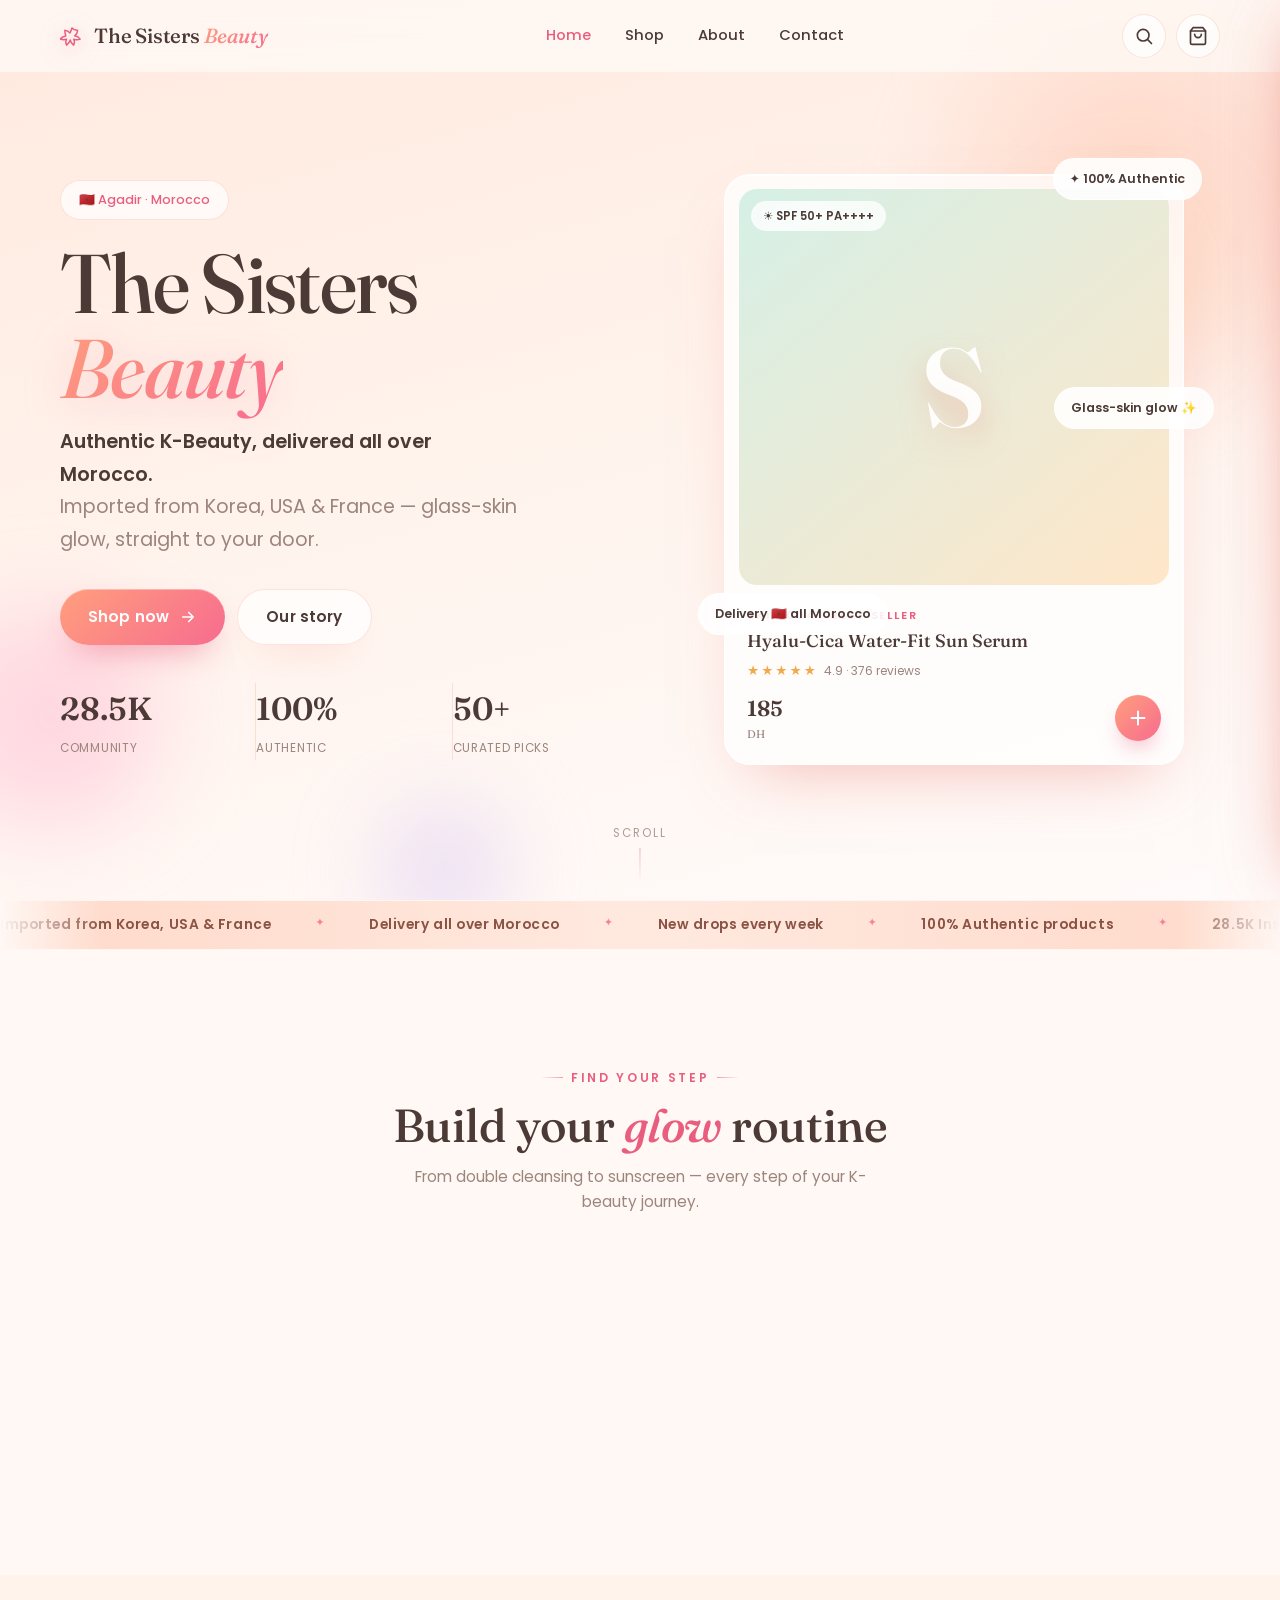
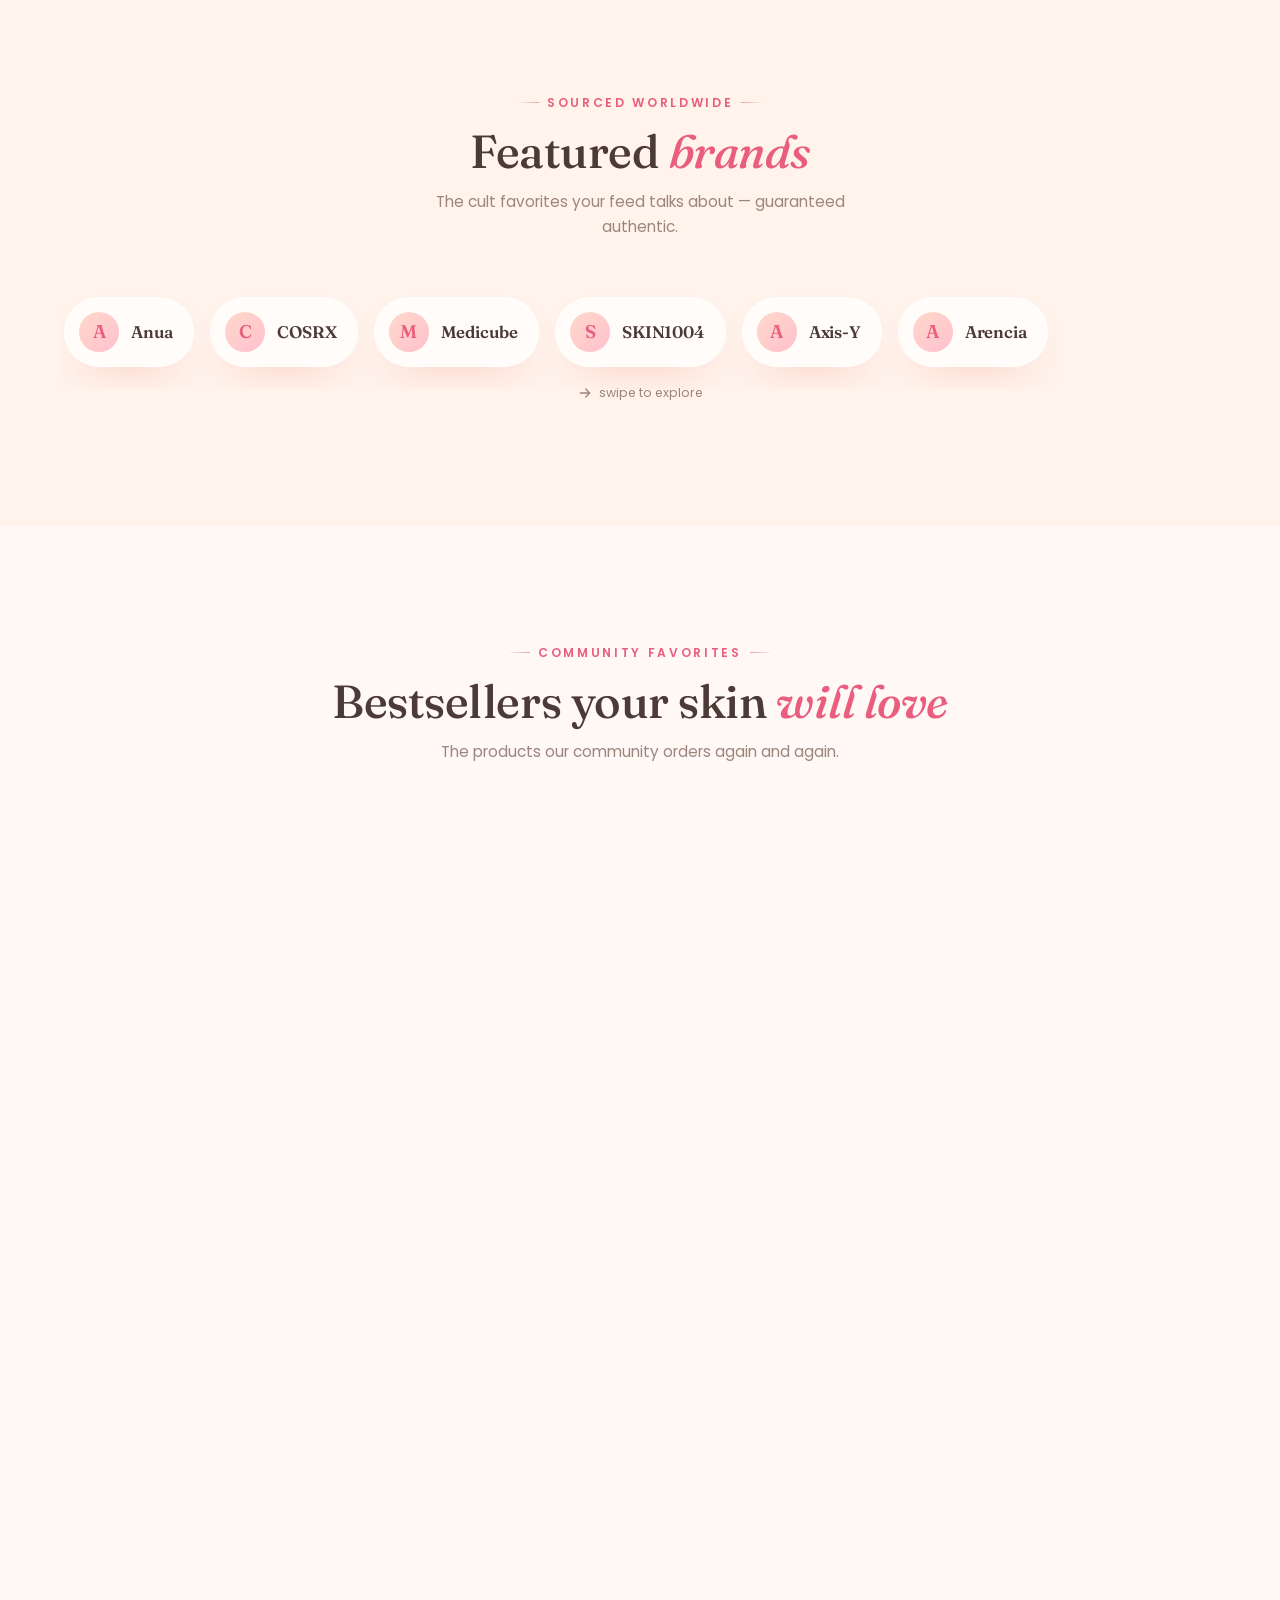
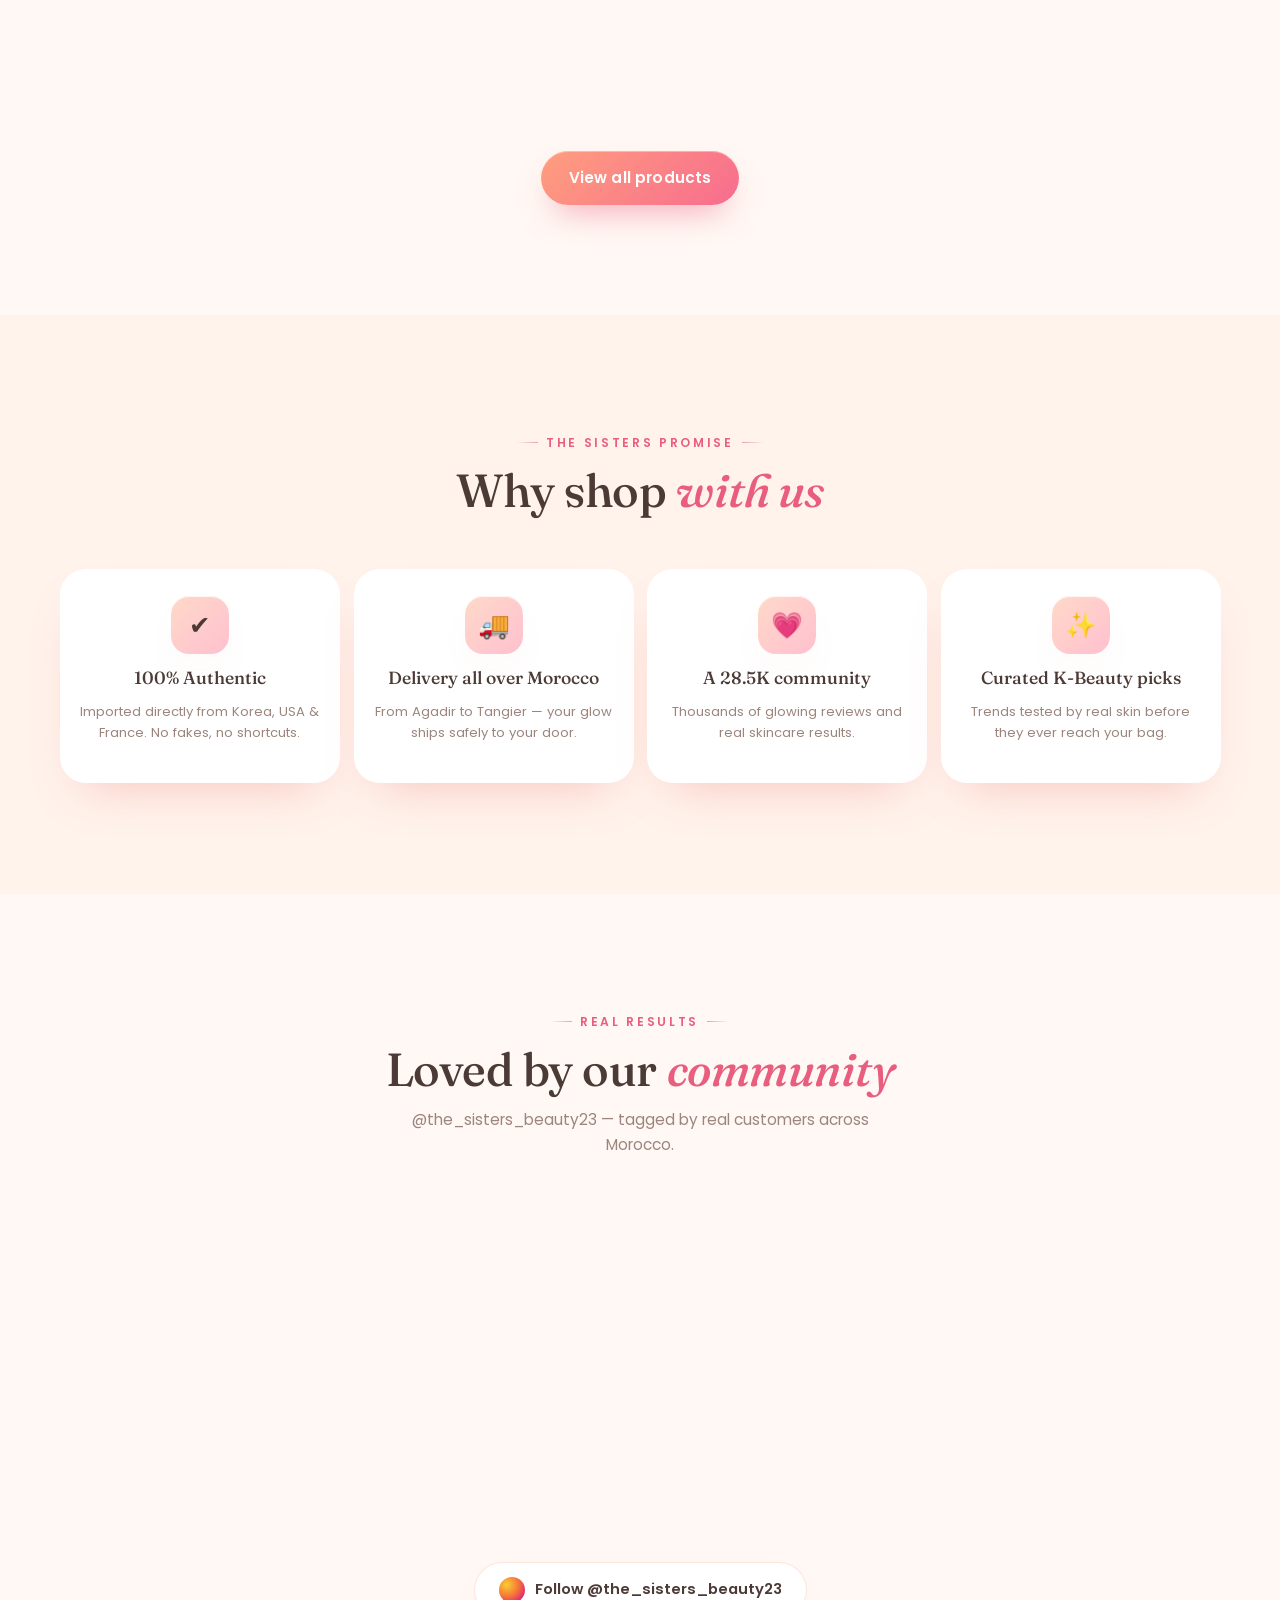
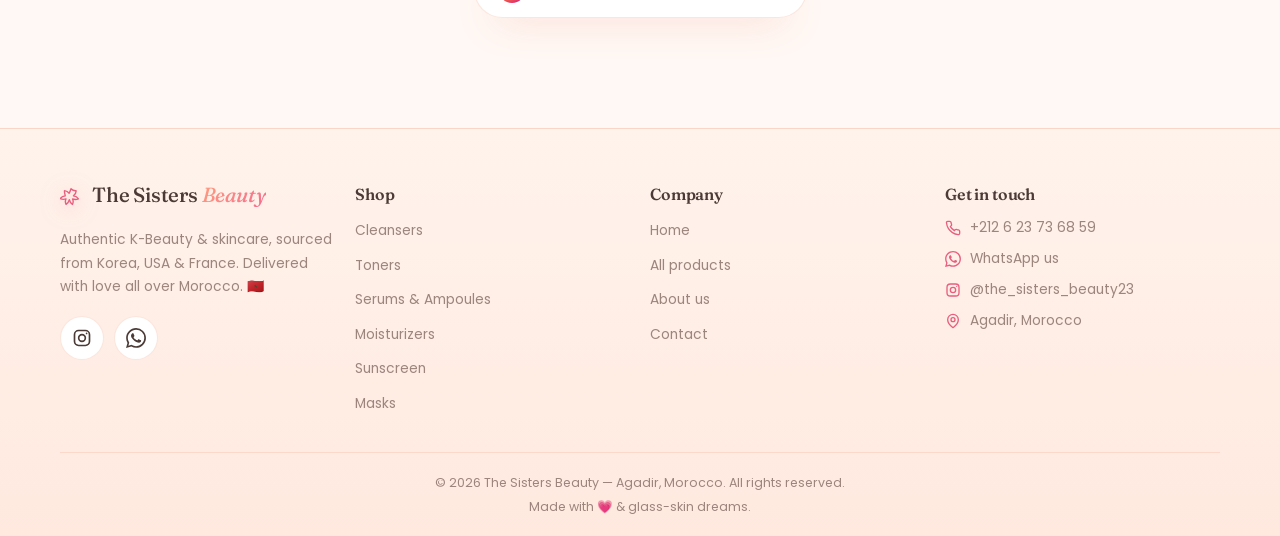
<file: index.html>
<!DOCTYPE html>
<html lang="en">
<head>
  <meta charset="UTF-8">
  <meta name="viewport" content="width=device-width, initial-scale=1.0, viewport-fit=cover">
  <meta name="description" content="The Sisters Beauty — Authentic K-Beauty & skincare, imported from Korea, USA & France. Delivered all over Morocco. Agadir, Morocco.">
  <title>The Sisters Beauty — Authentic K-Beauty, Delivered in Morocco</title>
  <link rel="icon" href="data:image/svg+xml,%3Csvg xmlns='http://www.w3.org/2000/svg' viewBox='0 0 24 24'%3E%3Ctext y='20' font-size='20'%3E%F0%9F%8C%B8%3C/text%3E%3C/svg%3E">
  <link rel="preconnect" href="https://fonts.googleapis.com">
  <link rel="preconnect" href="https://fonts.gstatic.com" crossorigin>
  <link href="https://fonts.googleapis.com/css2?family=Fraunces:ital,opsz,wght@0,9..144,400;0,9..144,500;0,9..144,600;1,9..144,400;1,9..144,500&family=Poppins:wght@300;400;500;600;700&display=swap" rel="stylesheet">
  <link rel="stylesheet" href="style.css">
</head>
<body>

  <!-- ======================= HEADER ======================= -->
  <header class="site-header" id="siteHeader">
    <div class="container nav-wrap">
      <a href="index.html" class="logo" aria-label="The Sisters Beauty — home">
        <span class="logo-icon" aria-hidden="true">
          <svg viewBox="0 0 24 24" width="24" height="24" fill="none" stroke="currentColor" stroke-width="1.5" stroke-linecap="round" stroke-linejoin="round">
            <path d="M12 4c1.6 1.7 3.6 2.4 5.5 2.2.2 2.2-.9 4.2-2.8 5.6 2.3.3 4.2 1.4 5.4 3.3-2.1.9-4.2.9-6.4.1.9 1.9.9 4-.1 6-1.8-1.3-3-3.1-3.4-5.3-.5 2.1-1.8 3.9-3.6 5.2-1-1.9-1-4-.1-5.9-2.1.7-4.1.6-6.3-.3 1.4-1.7 3.3-2.7 5.5-3C5.7 10.5 4.6 8.5 4.9 6.2 6.8 6.4 8.6 7.2 10 9 10.9 7.3 11.5 5.5 12 4Z"/>
          </svg>
        </span>
        <span class="logo-text">The Sisters <em>Beauty</em></span>
      </a>

      <nav class="site-nav" aria-label="Primary">
        <a href="index.html" class="nav-link active">Home</a>
        <a href="shop.html" class="nav-link">Shop</a>
        <a href="about.html" class="nav-link">About</a>
        <a href="contact.html" class="nav-link">Contact</a>
      </nav>

      <div class="nav-actions">
        <a href="shop.html" class="icon-btn" aria-label="Search the shop">
          <svg viewBox="0 0 24 24" width="20" height="20" fill="none" stroke="currentColor" stroke-width="2" stroke-linecap="round"><circle cx="11" cy="11" r="7"/><path d="m21 21-4.3-4.3"/></svg>
        </a>
        <button class="icon-btn cart-btn" id="cartBtn" aria-label="Open your bag">
          <svg viewBox="0 0 24 24" width="20" height="20" fill="none" stroke="currentColor" stroke-width="2" stroke-linecap="round" stroke-linejoin="round"><path d="M6 2 3 6v14a2 2 0 0 0 2 2h14a2 2 0 0 0 2-2V6l-3-4Z"/><path d="M3 6h18"/><path d="M16 10a4 4 0 0 1-8 0"/></svg>
          <span class="cart-badge hidden" id="cartBadge">0</span>
        </button>
        <button class="icon-btn menu-btn" id="menuBtn" aria-label="Open menu" aria-expanded="false">
          <span></span><span></span><span></span>
        </button>
      </div>
    </div>
  </header>

  <!-- mobile menu -->
  <div class="menu-overlay" id="menuOverlay"></div>
  <nav class="mobile-menu" id="mobileMenu" aria-label="Mobile">
    <a href="index.html" class="mm-link active">Home</a>
    <a href="shop.html" class="mm-link">Shop</a>
    <a href="about.html" class="mm-link">About us</a>
    <a href="contact.html" class="mm-link">Contact</a>
    <div class="mm-foot">
      <a href="shop.html" class="btn btn-primary">Start shopping</a>
      <div class="mm-socials">
        <a class="icon-btn" href="https://instagram.com/the_sisters_beauty23" target="_blank" rel="noopener" aria-label="Instagram">
          <svg viewBox="0 0 24 24" width="20" height="20" fill="none" stroke="currentColor" stroke-width="2" stroke-linecap="round"><rect x="3" y="3" width="18" height="18" rx="5"/><circle cx="12" cy="12" r="4"/><circle cx="17.5" cy="6.5" r="1" fill="currentColor" stroke="none"/></svg>
        </a>
        <a class="icon-btn" href="https://wa.me/212623736859" target="_blank" rel="noopener" aria-label="WhatsApp">
          <svg viewBox="0 0 24 24" width="20" height="20" fill="currentColor"><path d="M17.5 14.4c-.3-.15-1.76-.87-2.03-.97-.27-.1-.47-.15-.67.15-.2.3-.77.96-.94 1.16-.17.2-.35.22-.64.07-.3-.15-1.26-.46-2.4-1.48-.88-.79-1.48-1.76-1.65-2.06-.17-.3-.02-.46.13-.61.13-.13.3-.35.45-.52.15-.17.2-.3.3-.5.1-.2.05-.37-.02-.52-.08-.15-.67-1.62-.92-2.22-.24-.58-.49-.5-.67-.51h-.57c-.2 0-.52.07-.8.37-.27.3-1.04 1.02-1.04 2.5 0 1.47 1.07 2.9 1.22 3.1.15.2 2.11 3.22 5.1 4.51.71.31 1.27.49 1.7.63.72.23 1.37.2 1.88.12.57-.09 1.76-.72 2-1.42.25-.7.25-1.29.18-1.42-.08-.12-.28-.2-.58-.35ZM12.05 21.8h-.01a9.87 9.87 0 0 1-5.03-1.38l-.36-.21-3.74.98 1-3.65-.24-.37a9.86 9.86 0 0 1-1.51-5.26c0-5.45 4.44-9.88 9.9-9.88a9.83 9.83 0 0 1 6.99 2.9 9.83 9.83 0 0 1 2.9 7 9.9 9.9 0 0 1-9.9 9.87Zm8.4-18.3A11.8 11.8 0 0 0 12.04 0C5.5 0 .16 5.34.16 11.9c0 2.1.55 4.14 1.6 5.95L.05 24l6.33-1.66a11.9 11.9 0 0 0 5.67 1.44h.01c6.55 0 11.89-5.34 11.89-11.9 0-3.18-1.24-6.16-3.5-8.4Z"/></svg>
        </a>
      </div>
      <p class="mm-note">28.5K happy community 🌸</p>
    </div>
  </nav>

  <main>

    <!-- ======================= HERO ======================= -->
    <section class="hero">
      <div class="hero-glow" aria-hidden="true"></div>
      <div class="hero-blob blob-1" aria-hidden="true"></div>
      <div class="hero-blob blob-2" aria-hidden="true"></div>
      <div class="hero-blob blob-3" aria-hidden="true"></div>

      <div class="container hero-inner">
        <div class="hero-copy">
          <span class="hero-badge reveal" style="transition-delay:.05s">🇲🇦 Agadir · Morocco</span>
          <h1 class="hero-title reveal" style="transition-delay:.12s">The Sisters <em>Beauty</em></h1>
          <p class="hero-tag reveal" style="transition-delay:.2s">
            <strong>Authentic K-Beauty, delivered all over Morocco.</strong><br>
            Imported from Korea, USA &amp; France — glass-skin glow, straight to your door.
          </p>
          <div class="hero-cta reveal" style="transition-delay:.28s">
            <a href="shop.html" class="btn btn-primary">
              Shop now
              <svg viewBox="0 0 24 24" width="18" height="18" fill="none" stroke="currentColor" stroke-width="2.2" stroke-linecap="round" stroke-linejoin="round"><path d="M5 12h14M13 6l6 6-6 6"/></svg>
            </a>
            <a href="about.html" class="btn btn-ghost">Our story</a>
          </div>
          <div class="hero-stats reveal" style="transition-delay:.36s">
            <div class="h-stat"><strong>28.5K</strong><span>Community</span></div>
            <div class="h-stat"><strong>100%</strong><span>Authentic</span></div>
            <div class="h-stat"><strong>50+</strong><span>Curated picks</span></div>
          </div>
        </div>

        <div class="hero-visual reveal reveal-zoom" style="transition-delay:.22s">
          <div class="glass-card hero-card">
            <div class="hero-card-img">
              <span class="sun-pill">☀️ SPF 50+ PA++++</span>
              <span class="big-initial">S</span>
            </div>
            <div class="hero-card-body">
              <span class="h-brand">SKIN1004 · Best Seller</span>
              <h3>Hyalu-Cica Water-Fit Sun Serum</h3>
              <div class="h-stars">★★★★★ <em>4.9 · 376 reviews</em></div>
              <div class="hero-card-foot">
                <span class="h-price">185 <small>DH</small></span>
                <button class="h-add" data-add="p16" aria-label="Add to bag">
                  <svg viewBox="0 0 24 24" width="22" height="22" fill="none" stroke="currentColor" stroke-width="2.2" stroke-linecap="round"><path d="M12 5v14M5 12h14"/></svg>
                </button>
              </div>
            </div>
          </div>
          <span class="float-tag tag-1">✦ 100% Authentic</span>
          <span class="float-tag tag-2">Delivery 🇲🇦 all Morocco</span>
          <span class="float-tag tag-3">Glass-skin glow ✨</span>
        </div>
      </div>

      <a class="scroll-hint" href="#trust">Scroll</a>
    </section>

    <!-- ======================= TRUST TICKER ======================= -->
    <div class="ticker" id="trust" aria-hidden="true">
      <div class="ticker-track" id="tickerTrack">
        <span>Imported from Korea, USA &amp; France</span><span class="t-dot">✦</span>
        <span>Delivery all over Morocco</span><span class="t-dot">✦</span>
        <span>New drops every week</span><span class="t-dot">✦</span>
        <span>100% Authentic products</span><span class="t-dot">✦</span>
        <span>28.5K Instagram community</span><span class="t-dot">✦</span>
      </div>
    </div>

    <!-- ======================= CATEGORIES ======================= -->
    <section class="section">
      <div class="container">
        <div class="section-head">
          <span class="eyebrow reveal">Find your step</span>
          <h2 class="section-title reveal">Build your <em>glow</em> routine</h2>
          <p class="section-sub reveal">From double cleansing to sunscreen — every step of your K-beauty journey.</p>
        </div>
        <div class="category-grid" id="categoryGrid"></div>
      </div>
    </section>

    <!-- ======================= FEATURED BRANDS ======================= -->
    <section class="section section-soft">
      <div class="container">
        <div class="section-head">
          <span class="eyebrow reveal">Sourced worldwide</span>
          <h2 class="section-title reveal">Featured <em>brands</em></h2>
          <p class="section-sub reveal">The cult favorites your feed talks about — guaranteed authentic.</p>
        </div>
        <div class="brands-track" id="brandsTrack"></div>
        <p class="brands-hint reveal">
          <svg viewBox="0 0 24 24" width="16" height="16" fill="none" stroke="currentColor" stroke-width="2" stroke-linecap="round"><path d="M5 12h14M13 6l6 6-6 6"/></svg>
          swipe to explore
        </p>
      </div>
    </section>

    <!-- ======================= BEST SELLERS ======================= -->
    <section class="section">
      <div class="container">
        <div class="section-head">
          <span class="eyebrow reveal">Community favorites</span>
          <h2 class="section-title reveal">Bestsellers your skin <em>will love</em></h2>
          <p class="section-sub reveal">The products our community orders again and again.</p>
        </div>
        <div class="products-grid" id="featuredGrid"></div>
        <div class="view-all reveal">
          <a href="shop.html" class="btn btn-primary">View all products</a>
        </div>
      </div>
    </section>

    <!-- ======================= WHY SHOP WITH US ======================= -->
    <section class="section section-soft">
      <div class="container">
        <div class="section-head">
          <span class="eyebrow reveal">The Sisters promise</span>
          <h2 class="section-title reveal">Why shop <em>with us</em></h2>
        </div>
        <div class="feature-grid">
          <div class="feature-card reveal">
            <span class="f-icon">✔️</span>
            <h3 class="f-title">100% Authentic</h3>
            <p class="f-desc">Imported directly from Korea, USA &amp; France. No fakes, no shortcuts.</p>
          </div>
          <div class="feature-card reveal" style="transition-delay:.08s">
            <span class="f-icon">🚚</span>
            <h3 class="f-title">Delivery all over Morocco</h3>
            <p class="f-desc">From Agadir to Tangier — your glow ships safely to your door.</p>
          </div>
          <div class="feature-card reveal" style="transition-delay:.16s">
            <span class="f-icon">💗</span>
            <h3 class="f-title">A 28.5K community</h3>
            <p class="f-desc">Thousands of glowing reviews and real skincare results.</p>
          </div>
          <div class="feature-card reveal" style="transition-delay:.24s">
            <span class="f-icon">✨</span>
            <h3 class="f-title">Curated K-Beauty picks</h3>
            <p class="f-desc">Trends tested by real skin before they ever reach your bag.</p>
          </div>
        </div>
      </div>
    </section>

    <!-- ======================= COMMUNITY ======================= -->
    <section class="section">
      <div class="container">
        <div class="section-head">
          <span class="eyebrow reveal">Real results</span>
          <h2 class="section-title reveal">Loved by our <em>community</em></h2>
          <p class="section-sub reveal">@the_sisters_beauty23 — tagged by real customers across Morocco.</p>
        </div>
        <div class="social-grid" id="socialGrid"></div>
        <div class="social-cta reveal">
          <a class="ig-link" href="https://instagram.com/the_sisters_beauty23" target="_blank" rel="noopener">
            <span class="ig-dot" aria-hidden="true"></span>
            Follow @the_sisters_beauty23
          </a>
        </div>
      </div>
    </section>

  </main>

  <!-- ======================= FOOTER ======================= -->
  <footer class="site-footer">
    <div class="container">
      <div class="footer-grid">
        <div class="footer-col footer-about">
          <a href="index.html" class="logo">
            <span class="logo-icon" aria-hidden="true">
              <svg viewBox="0 0 24 24" width="22" height="22" fill="none" stroke="currentColor" stroke-width="1.5" stroke-linecap="round" stroke-linejoin="round"><path d="M12 4c1.6 1.7 3.6 2.4 5.5 2.2.2 2.2-.9 4.2-2.8 5.6 2.3.3 4.2 1.4 5.4 3.3-2.1.9-4.2.9-6.4.1.9 1.9.9 4-.1 6-1.8-1.3-3-3.1-3.4-5.3-.5 2.1-1.8 3.9-3.6 5.2-1-1.9-1-4-.1-5.9-2.1.7-4.1.6-6.3-.3 1.4-1.7 3.3-2.7 5.5-3C5.7 10.5 4.6 8.5 4.9 6.2 6.8 6.4 8.6 7.2 10 9 10.9 7.3 11.5 5.5 12 4Z"/></svg>
            </span>
            <span class="logo-text">The Sisters <em>Beauty</em></span>
          </a>
          <p>Authentic K-Beauty &amp; skincare, sourced from Korea, USA &amp; France. Delivered with love all over Morocco. 🇲🇦</p>
          <div class="footer-socials">
            <a class="icon-btn" href="https://instagram.com/the_sisters_beauty23" target="_blank" rel="noopener" aria-label="Instagram">
              <svg viewBox="0 0 24 24" width="20" height="20" fill="none" stroke="currentColor" stroke-width="2" stroke-linecap="round"><rect x="3" y="3" width="18" height="18" rx="5"/><circle cx="12" cy="12" r="4"/><circle cx="17.5" cy="6.5" r="1" fill="currentColor" stroke="none"/></svg>
            </a>
            <a class="icon-btn" href="https://wa.me/212623736859" target="_blank" rel="noopener" aria-label="WhatsApp">
              <svg viewBox="0 0 24 24" width="20" height="20" fill="currentColor"><path d="M17.5 14.4c-.3-.15-1.76-.87-2.03-.97-.27-.1-.47-.15-.67.15-.2.3-.77.96-.94 1.16-.17.2-.35.22-.64.07-.3-.15-1.26-.46-2.4-1.48-.88-.79-1.48-1.76-1.65-2.06-.17-.3-.02-.46.13-.61.13-.13.3-.35.45-.52.15-.17.2-.3.3-.5.1-.2.05-.37-.02-.52-.08-.15-.67-1.62-.92-2.22-.24-.58-.49-.5-.67-.51h-.57c-.2 0-.52.07-.8.37-.27.3-1.04 1.02-1.04 2.5 0 1.47 1.07 2.9 1.22 3.1.15.2 2.11 3.22 5.1 4.51.71.31 1.27.49 1.7.63.72.23 1.37.2 1.88.12.57-.09 1.76-.72 2-1.42.25-.7.25-1.29.18-1.42-.08-.12-.28-.2-.58-.35ZM12.05 21.8h-.01a9.87 9.87 0 0 1-5.03-1.38l-.36-.21-3.74.98 1-3.65-.24-.37a9.86 9.86 0 0 1-1.51-5.26c0-5.45 4.44-9.88 9.9-9.88a9.83 9.83 0 0 1 6.99 2.9 9.83 9.83 0 0 1 2.9 7 9.9 9.9 0 0 1-9.9 9.87Zm8.4-18.3A11.8 11.8 0 0 0 12.04 0C5.5 0 .16 5.34.16 11.9c0 2.1.55 4.14 1.6 5.95L.05 24l6.33-1.66a11.9 11.9 0 0 0 5.67 1.44h.01c6.55 0 11.89-5.34 11.89-11.9 0-3.18-1.24-6.16-3.5-8.4Z"/></svg>
            </a>
          </div>
        </div>

        <div class="footer-col">
          <h4>Shop</h4>
          <ul>
            <li><a href="shop.html?cat=cleansers">Cleansers</a></li>
            <li><a href="shop.html?cat=toners">Toners</a></li>
            <li><a href="shop.html?cat=serums">Serums &amp; Ampoules</a></li>
            <li><a href="shop.html?cat=moisturizers">Moisturizers</a></li>
            <li><a href="shop.html?cat=sunscreen">Sunscreen</a></li>
            <li><a href="shop.html?cat=masks">Masks</a></li>
          </ul>
        </div>

        <div class="footer-col">
          <h4>Company</h4>
          <ul>
            <li><a href="index.html">Home</a></li>
            <li><a href="shop.html">All products</a></li>
            <li><a href="about.html">About us</a></li>
            <li><a href="contact.html">Contact</a></li>
          </ul>
        </div>

        <div class="footer-col footer-contact">
          <h4>Get in touch</h4>
          <ul>
            <li>
              <svg viewBox="0 0 24 24" width="16" height="16" fill="none" stroke="currentColor" stroke-width="2" stroke-linecap="round"><path d="M22 16.9v3a2 2 0 0 1-2.2 2 19.8 19.8 0 0 1-8.6-3 19.5 19.5 0 0 1-6-6 19.8 19.8 0 0 1-3-8.7A2 2 0 0 1 4.1 2h3a2 2 0 0 1 2 1.7c.1 1 .4 2 .7 2.9a2 2 0 0 1-.5 2.1L8.1 9.9a16 16 0 0 0 6 6l1.2-1.2a2 2 0 0 1 2.1-.5c1 .3 1.9.6 2.9.7a2 2 0 0 1 1.7 2Z"/></svg>
              <a href="tel:+212623736859">+212 6 23 73 68 59</a>
            </li>
            <li>
              <svg viewBox="0 0 24 24" width="16" height="16" fill="currentColor"><path d="M17.5 14.4c-.3-.15-1.76-.87-2.03-.97-.27-.1-.47-.15-.67.15-.2.3-.77.96-.94 1.16-.17.2-.35.22-.64.07-.3-.15-1.26-.46-2.4-1.48-.88-.79-1.48-1.76-1.65-2.06-.17-.3-.02-.46.13-.61.13-.13.3-.35.45-.52.15-.17.2-.3.3-.5.1-.2.05-.37-.02-.52-.08-.15-.67-1.62-.92-2.22-.24-.58-.49-.5-.67-.51h-.57c-.2 0-.52.07-.8.37-.27.3-1.04 1.02-1.04 2.5 0 1.47 1.07 2.9 1.22 3.1.15.2 2.11 3.22 5.1 4.51.71.31 1.27.49 1.7.63.72.23 1.37.2 1.88.12.57-.09 1.76-.72 2-1.42.25-.7.25-1.29.18-1.42-.08-.12-.28-.2-.58-.35ZM12.05 21.8h-.01a9.87 9.87 0 0 1-5.03-1.38l-.36-.21-3.74.98 1-3.65-.24-.37a9.86 9.86 0 0 1-1.51-5.26c0-5.45 4.44-9.88 9.9-9.88a9.83 9.83 0 0 1 6.99 2.9 9.83 9.83 0 0 1 2.9 7 9.9 9.9 0 0 1-9.9 9.87Zm8.4-18.3A11.8 11.8 0 0 0 12.04 0C5.5 0 .16 5.34.16 11.9c0 2.1.55 4.14 1.6 5.95L.05 24l6.33-1.66a11.9 11.9 0 0 0 5.67 1.44h.01c6.55 0 11.89-5.34 11.89-11.9 0-3.18-1.24-6.16-3.5-8.4Z"/></svg>
              <a href="https://wa.me/212623736859" target="_blank" rel="noopener">WhatsApp us</a>
            </li>
            <li>
              <svg viewBox="0 0 24 24" width="16" height="16" fill="none" stroke="currentColor" stroke-width="2" stroke-linecap="round"><rect x="3" y="3" width="18" height="18" rx="5"/><circle cx="12" cy="12" r="4"/><circle cx="17.5" cy="6.5" r="1" fill="currentColor" stroke="none"/></svg>
              <a href="https://instagram.com/the_sisters_beauty23" target="_blank" rel="noopener">@the_sisters_beauty23</a>
            </li>
            <li>
              <svg viewBox="0 0 24 24" width="16" height="16" fill="none" stroke="currentColor" stroke-width="2" stroke-linecap="round" stroke-linejoin="round"><path d="M20 10c0 6-8 12-8 12s-8-6-8-12a8 8 0 0 1 16 0Z"/><circle cx="12" cy="10" r="3"/></svg>
              Agadir, Morocco
            </li>
          </ul>
        </div>
      </div>

      <div class="footer-bottom">
        <p>© 2026 The Sisters Beauty — Agadir, Morocco. All rights reserved.</p>
        <p>Made with <span>💗</span> &amp; glass-skin dreams.</p>
      </div>
    </div>
  </footer>

  <script src="products.js"></script>
  <script src="cart.js"></script>
  <script src="script.js"></script>
</body>
</html>
</file>
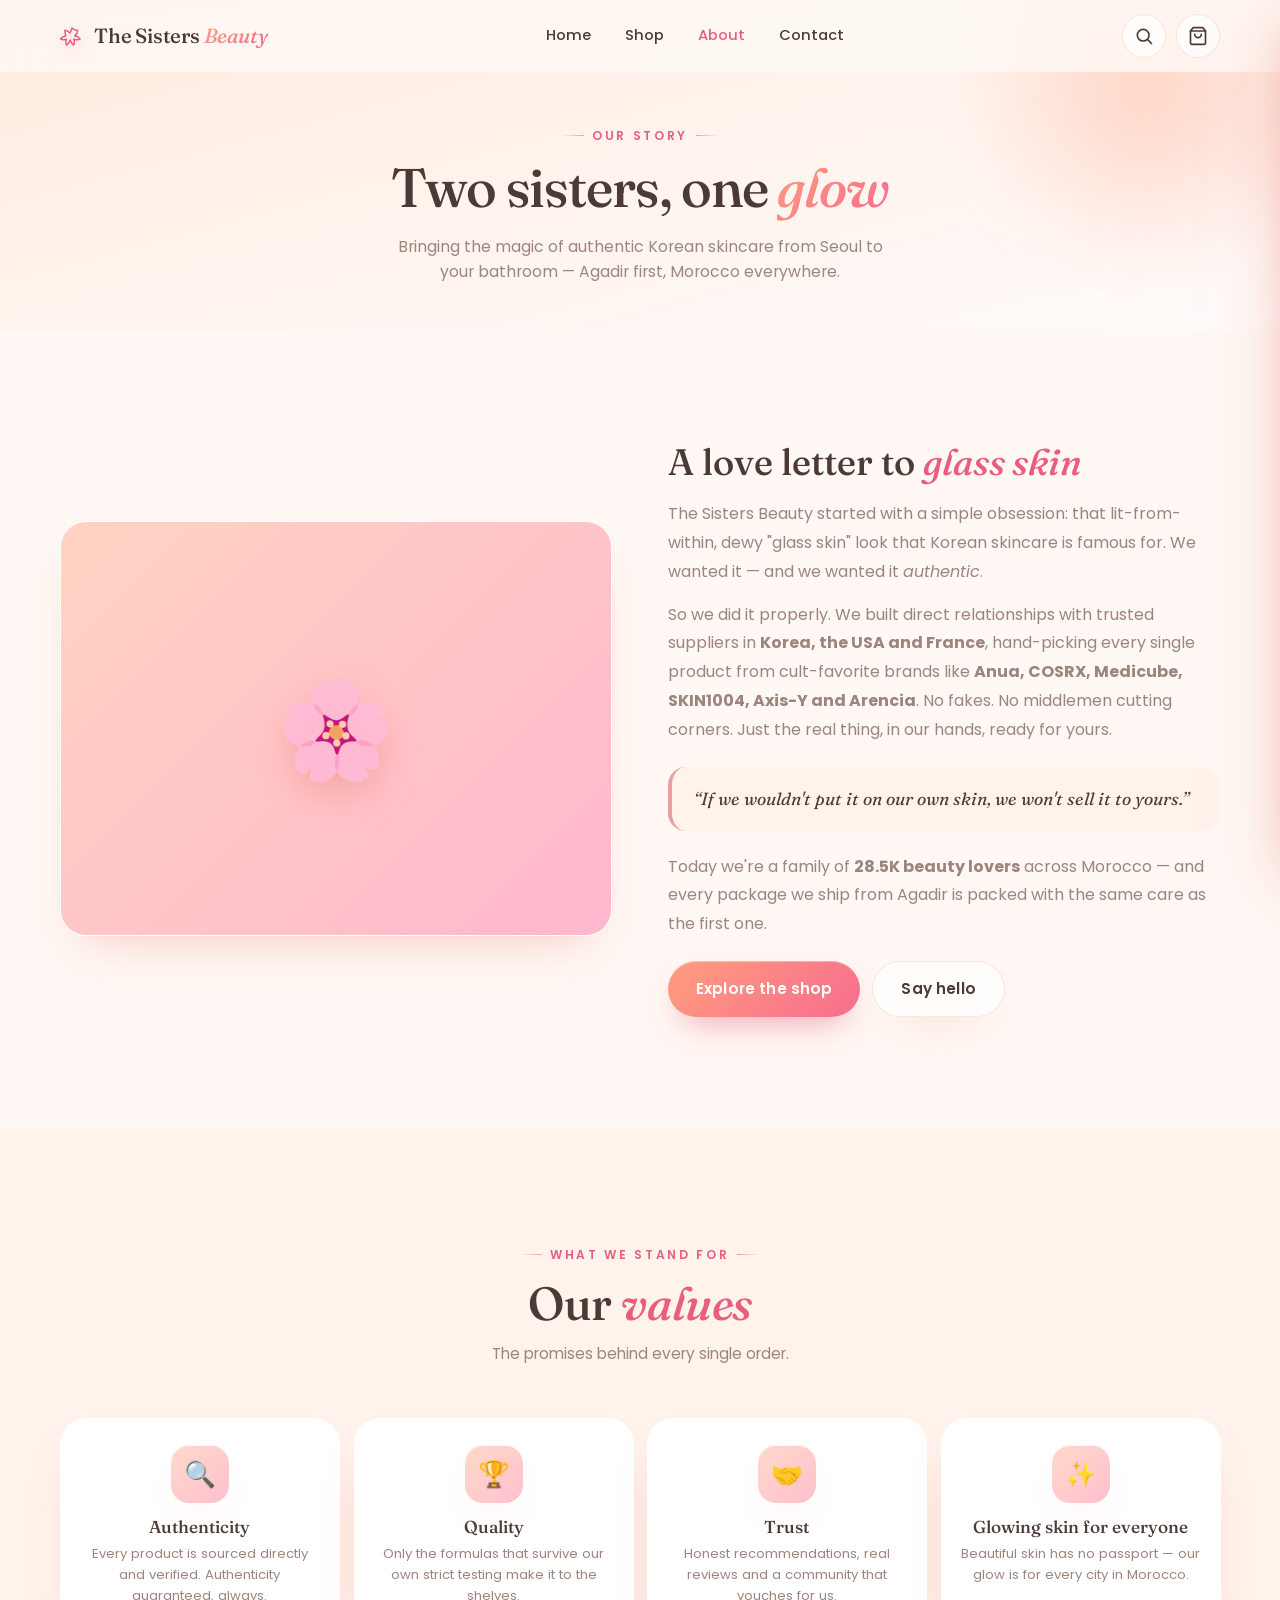
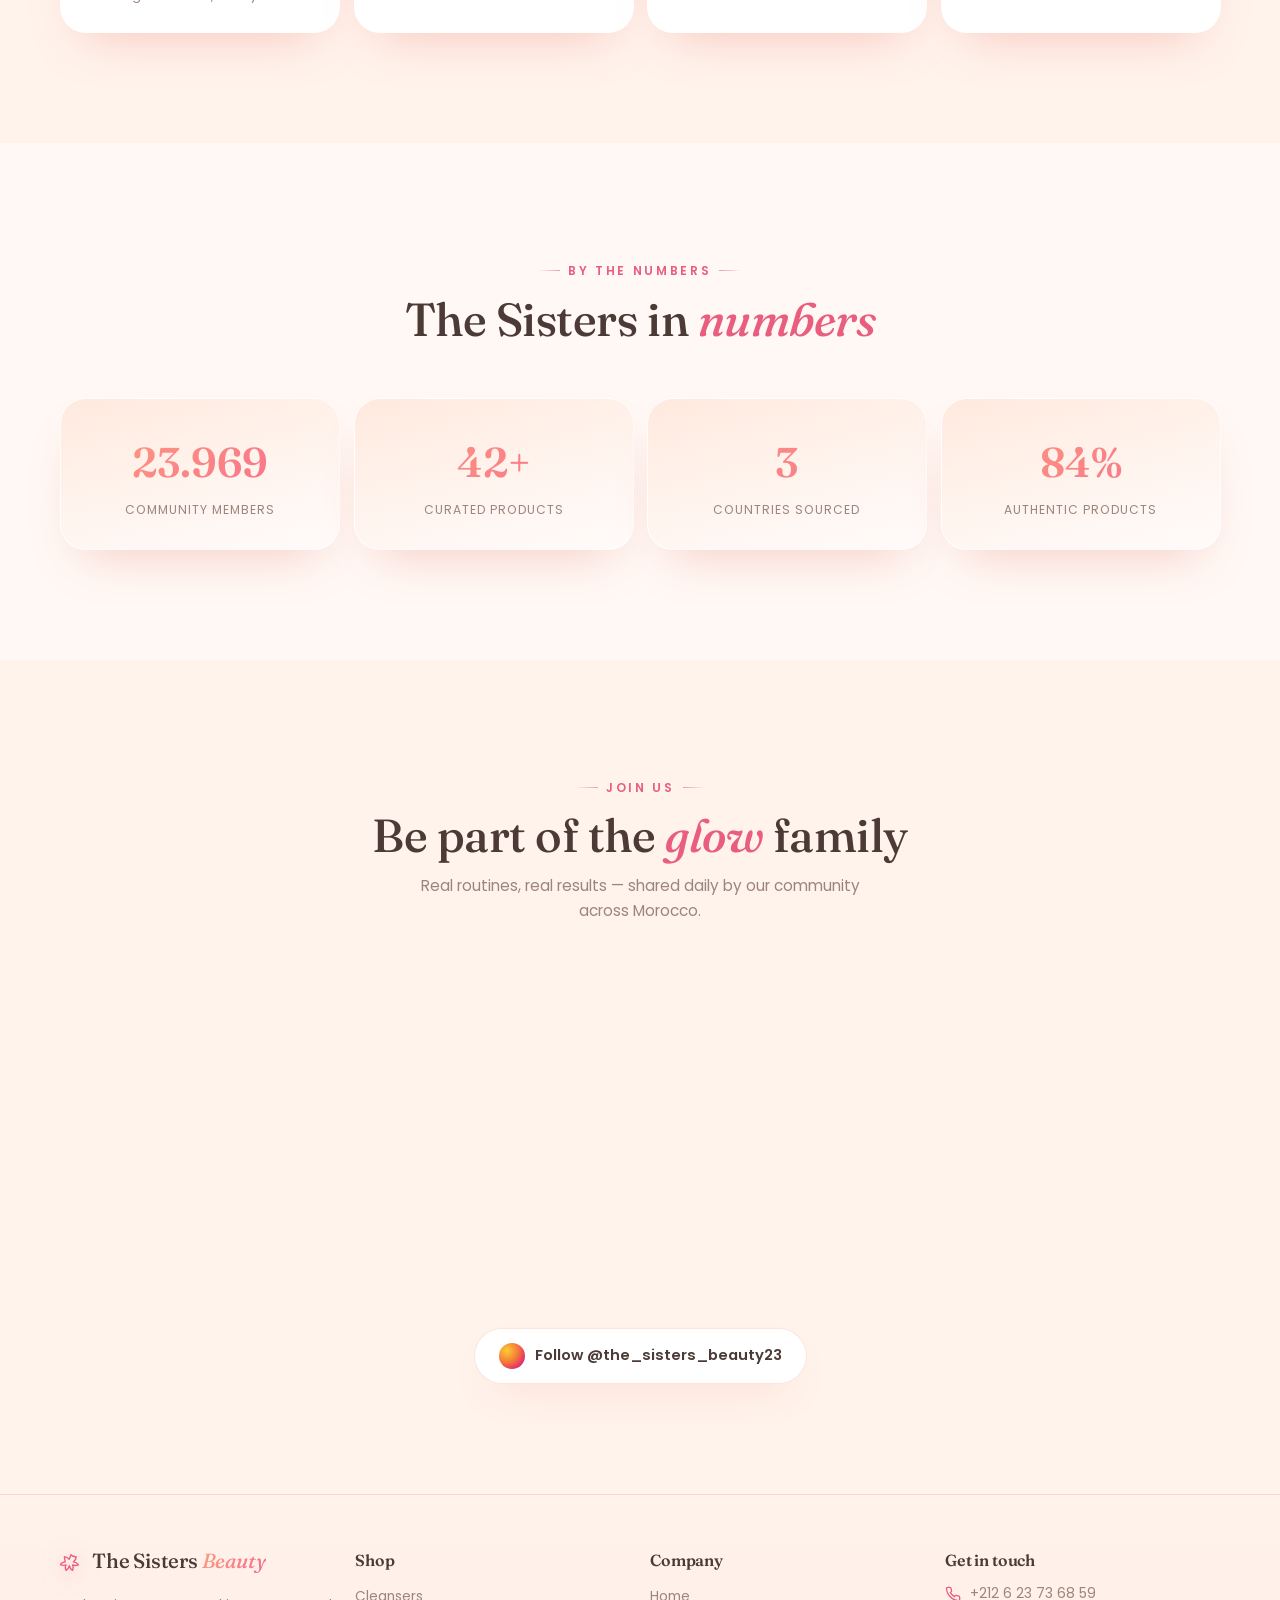
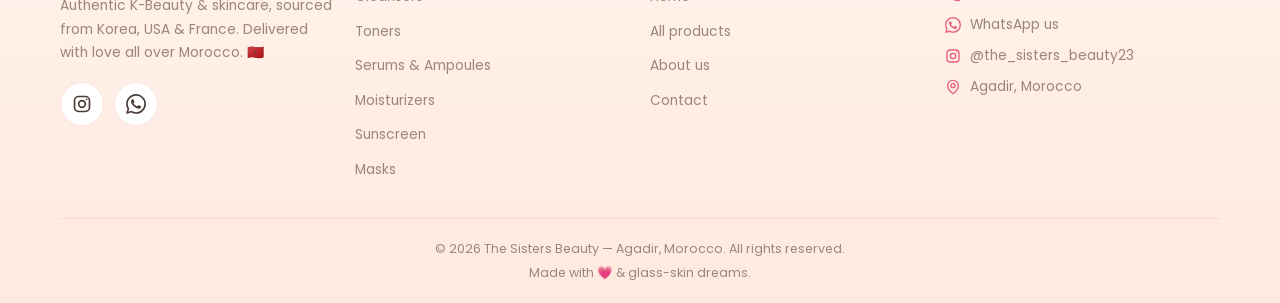
<file: about.html>
<!DOCTYPE html>
<html lang="en">
<head>
  <meta charset="UTF-8">
  <meta name="viewport" content="width=device-width, initial-scale=1.0, viewport-fit=cover">
  <meta name="description" content="Our story — The Sisters Beauty brings authentic K-Beauty to Morocco. Agadir-based, delivered all over the country.">
  <title>About — The Sisters Beauty</title>
  <link rel="icon" href="data:image/svg+xml,%3Csvg xmlns='http://www.w3.org/2000/svg' viewBox='0 0 24 24'%3E%3Ctext y='20' font-size='20'%3E%F0%9F%8C%B8%3C/text%3E%3C/svg%3E">
  <link rel="preconnect" href="https://fonts.googleapis.com">
  <link rel="preconnect" href="https://fonts.gstatic.com" crossorigin>
  <link href="https://fonts.googleapis.com/css2?family=Fraunces:ital,opsz,wght@0,9..144,400;0,9..144,500;0,9..144,600;1,9..144,400;1,9..144,500&family=Poppins:wght@300;400;500;600;700&display=swap" rel="stylesheet">
  <link rel="stylesheet" href="style.css">
</head>
<body>

  <header class="site-header" id="siteHeader">
    <div class="container nav-wrap">
      <a href="index.html" class="logo" aria-label="The Sisters Beauty — home">
        <span class="logo-icon" aria-hidden="true">
          <svg viewBox="0 0 24 24" width="24" height="24" fill="none" stroke="currentColor" stroke-width="1.5" stroke-linecap="round" stroke-linejoin="round"><path d="M12 4c1.6 1.7 3.6 2.4 5.5 2.2.2 2.2-.9 4.2-2.8 5.6 2.3.3 4.2 1.4 5.4 3.3-2.1.9-4.2.9-6.4.1.9 1.9.9 4-.1 6-1.8-1.3-3-3.1-3.4-5.3-.5 2.1-1.8 3.9-3.6 5.2-1-1.9-1-4-.1-5.9-2.1.7-4.1.6-6.3-.3 1.4-1.7 3.3-2.7 5.5-3C5.7 10.5 4.6 8.5 4.9 6.2 6.8 6.4 8.6 7.2 10 9 10.9 7.3 11.5 5.5 12 4Z"/></svg>
        </span>
        <span class="logo-text">The Sisters <em>Beauty</em></span>
      </a>

      <nav class="site-nav" aria-label="Primary">
        <a href="index.html" class="nav-link">Home</a>
        <a href="shop.html" class="nav-link">Shop</a>
        <a href="about.html" class="nav-link active">About</a>
        <a href="contact.html" class="nav-link">Contact</a>
      </nav>

      <div class="nav-actions">
        <a href="shop.html" class="icon-btn" aria-label="Search the shop">
          <svg viewBox="0 0 24 24" width="20" height="20" fill="none" stroke="currentColor" stroke-width="2" stroke-linecap="round"><circle cx="11" cy="11" r="7"/><path d="m21 21-4.3-4.3"/></svg>
        </a>
        <button class="icon-btn cart-btn" id="cartBtn" aria-label="Open your bag">
          <svg viewBox="0 0 24 24" width="20" height="20" fill="none" stroke="currentColor" stroke-width="2" stroke-linecap="round" stroke-linejoin="round"><path d="M6 2 3 6v14a2 2 0 0 0 2 2h14a2 2 0 0 0 2-2V6l-3-4Z"/><path d="M3 6h18"/><path d="M16 10a4 4 0 0 1-8 0"/></svg>
          <span class="cart-badge hidden" id="cartBadge">0</span>
        </button>
        <button class="icon-btn menu-btn" id="menuBtn" aria-label="Open menu" aria-expanded="false">
          <span></span><span></span><span></span>
        </button>
      </div>
    </div>
  </header>

  <div class="menu-overlay" id="menuOverlay"></div>
  <nav class="mobile-menu" id="mobileMenu" aria-label="Mobile">
    <a href="index.html" class="mm-link">Home</a>
    <a href="shop.html" class="mm-link">Shop</a>
    <a href="about.html" class="mm-link active">About us</a>
    <a href="contact.html" class="mm-link">Contact</a>
    <div class="mm-foot">
      <a href="shop.html" class="btn btn-primary">Start shopping</a>
      <div class="mm-socials">
        <a class="icon-btn" href="https://instagram.com/the_sisters_beauty23" target="_blank" rel="noopener" aria-label="Instagram">
          <svg viewBox="0 0 24 24" width="20" height="20" fill="none" stroke="currentColor" stroke-width="2" stroke-linecap="round"><rect x="3" y="3" width="18" height="18" rx="5"/><circle cx="12" cy="12" r="4"/><circle cx="17.5" cy="6.5" r="1" fill="currentColor" stroke="none"/></svg>
        </a>
        <a class="icon-btn" href="https://wa.me/212623736859" target="_blank" rel="noopener" aria-label="WhatsApp">
          <svg viewBox="0 0 24 24" width="20" height="20" fill="currentColor"><path d="M17.5 14.4c-.3-.15-1.76-.87-2.03-.97-.27-.1-.47-.15-.67.15-.2.3-.77.96-.94 1.16-.17.2-.35.22-.64.07-.3-.15-1.26-.46-2.4-1.48-.88-.79-1.48-1.76-1.65-2.06-.17-.3-.02-.46.13-.61.13-.13.3-.35.45-.52.15-.17.2-.3.3-.5.1-.2.05-.37-.02-.52-.08-.15-.67-1.62-.92-2.22-.24-.58-.49-.5-.67-.51h-.57c-.2 0-.52.07-.8.37-.27.3-1.04 1.02-1.04 2.5 0 1.47 1.07 2.9 1.22 3.1.15.2 2.11 3.22 5.1 4.51.71.31 1.27.49 1.7.63.72.23 1.37.2 1.88.12.57-.09 1.76-.72 2-1.42.25-.7.25-1.29.18-1.42-.08-.12-.28-.2-.58-.35ZM12.05 21.8h-.01a9.87 9.87 0 0 1-5.03-1.38l-.36-.21-3.74.98 1-3.65-.24-.37a9.86 9.86 0 0 1-1.51-5.26c0-5.45 4.44-9.88 9.9-9.88a9.83 9.83 0 0 1 6.99 2.9 9.83 9.83 0 0 1 2.9 7 9.9 9.9 0 0 1-9.9 9.87Zm8.4-18.3A11.8 11.8 0 0 0 12.04 0C5.5 0 .16 5.34.16 11.9c0 2.1.55 4.14 1.6 5.95L.05 24l6.33-1.66a11.9 11.9 0 0 0 5.67 1.44h.01c6.55 0 11.89-5.34 11.89-11.9 0-3.18-1.24-6.16-3.5-8.4Z"/></svg>
        </a>
      </div>
      <p class="mm-note">28.5K happy community 🌸</p>
    </div>
  </nav>

  <main>

    <section class="page-hero">
      <div class="hero-glow" aria-hidden="true"></div>
      <div class="container">
        <span class="eyebrow reveal">Our story</span>
        <h1 class="page-title reveal">Two sisters, one <em>glow</em></h1>
        <p class="page-sub reveal">Bringing the magic of authentic Korean skincare from Seoul to your bathroom — Agadir first, Morocco everywhere.</p>
      </div>
    </section>

    <section class="section">
      <div class="container story-grid">
        <div class="story-media reveal reveal-left">
          <div class="ph" style="background:linear-gradient(135deg,#FFD3C2,#FFB7CD)">
            <span class="ph-shine" aria-hidden="true"></span>
            <span class="ph-initial">🌸</span>
          </div>
        </div>
        <div class="story-copy reveal reveal-right">
          <h2>A love letter to <em>glass skin</em></h2>
          <p>The Sisters Beauty started with a simple obsession: that lit-from-within, dewy "glass skin" look that Korean skincare is famous for. We wanted it — and we wanted it <em>authentic</em>.</p>
          <p>So we did it properly. We built direct relationships with trusted suppliers in <strong>Korea, the USA and France</strong>, hand-picking every single product from cult-favorite brands like <strong>Anua, COSRX, Medicube, SKIN1004, Axis-Y and Arencia</strong>. No fakes. No middlemen cutting corners. Just the real thing, in our hands, ready for yours.</p>
          <blockquote class="quote">“If we wouldn't put it on our own skin, we won't sell it to yours.”</blockquote>
          <p>Today we're a family of <strong>28.5K beauty lovers</strong> across Morocco — and every package we ship from Agadir is packed with the same care as the first one.</p>
          <div style="margin-top:22px; display:flex; gap:12px; flex-wrap:wrap">
            <a href="shop.html" class="btn btn-primary">Explore the shop</a>
            <a href="contact.html" class="btn btn-ghost">Say hello</a>
          </div>
        </div>
      </div>
    </section>

    <section class="section section-soft">
      <div class="container">
        <div class="section-head">
          <span class="eyebrow reveal">What we stand for</span>
          <h2 class="section-title reveal">Our <em>values</em></h2>
          <p class="section-sub reveal">The promises behind every single order.</p>
        </div>
        <div class="values-grid">
          <div class="value-card reveal">
            <span class="f-icon">🔍</span>
            <h3>Authenticity</h3>
            <p>Every product is sourced directly and verified. Authenticity guaranteed, always.</p>
          </div>
          <div class="value-card reveal" style="transition-delay:.07s">
            <span class="f-icon">🏆</span>
            <h3>Quality</h3>
            <p>Only the formulas that survive our own strict testing make it to the shelves.</p>
          </div>
          <div class="value-card reveal" style="transition-delay:.14s">
            <span class="f-icon">🤝</span>
            <h3>Trust</h3>
            <p>Honest recommendations, real reviews and a community that vouches for us.</p>
          </div>
          <div class="value-card reveal" style="transition-delay:.21s">
            <span class="f-icon">✨</span>
            <h3>Glowing skin for everyone</h3>
            <p>Beautiful skin has no passport — our glow is for every city in Morocco.</p>
          </div>
        </div>
      </div>
    </section>

    <section class="section">
      <div class="container">
        <div class="section-head">
          <span class="eyebrow reveal">By the numbers</span>
          <h2 class="section-title reveal">The Sisters in <em>numbers</em></h2>
        </div>
        <div class="stats-strip">
          <div class="stat-card reveal">
            <div class="stat-num"><span data-count="28500">0</span></div>
            <div class="stat-label">Community members</div>
          </div>
          <div class="stat-card reveal" style="transition-delay:.06s">
            <div class="stat-num"><span data-count="50">0</span>+</div>
            <div class="stat-label">Curated products</div>
          </div>
          <div class="stat-card reveal" style="transition-delay:.12s">
            <div class="stat-num"><span data-count="3">0</span></div>
            <div class="stat-label">Countries sourced</div>
          </div>
          <div class="stat-card reveal" style="transition-delay:.18s">
            <div class="stat-num"><span data-count="100">0</span>%</div>
            <div class="stat-label">Authentic products</div>
          </div>
        </div>
      </div>
    </section>

    <section class="section section-soft">
      <div class="container">
        <div class="section-head">
          <span class="eyebrow reveal">Join us</span>
          <h2 class="section-title reveal">Be part of the <em>glow</em> family</h2>
          <p class="section-sub reveal">Real routines, real results — shared daily by our community across Morocco.</p>
        </div>
        <div class="social-grid" id="socialGrid"></div>
        <div class="social-cta reveal">
          <a class="ig-link" href="https://instagram.com/the_sisters_beauty23" target="_blank" rel="noopener">
            <span class="ig-dot" aria-hidden="true"></span>
            Follow @the_sisters_beauty23
          </a>
        </div>
      </div>
    </section>

  </main>

  <footer class="site-footer">
    <div class="container">
      <div class="footer-grid">
        <div class="footer-col footer-about">
          <a href="index.html" class="logo">
            <span class="logo-icon" aria-hidden="true">
              <svg viewBox="0 0 24 24" width="22" height="22" fill="none" stroke="currentColor" stroke-width="1.5" stroke-linecap="round" stroke-linejoin="round"><path d="M12 4c1.6 1.7 3.6 2.4 5.5 2.2.2 2.2-.9 4.2-2.8 5.6 2.3.3 4.2 1.4 5.4 3.3-2.1.9-4.2.9-6.4.1.9 1.9.9 4-.1 6-1.8-1.3-3-3.1-3.4-5.3-.5 2.1-1.8 3.9-3.6 5.2-1-1.9-1-4-.1-5.9-2.1.7-4.1.6-6.3-.3 1.4-1.7 3.3-2.7 5.5-3C5.7 10.5 4.6 8.5 4.9 6.2 6.8 6.4 8.6 7.2 10 9 10.9 7.3 11.5 5.5 12 4Z"/></svg>
            </span>
            <span class="logo-text">The Sisters <em>Beauty</em></span>
          </a>
          <p>Authentic K-Beauty &amp; skincare, sourced from Korea, USA &amp; France. Delivered with love all over Morocco. 🇲🇦</p>
          <div class="footer-socials">
            <a class="icon-btn" href="https://instagram.com/the_sisters_beauty23" target="_blank" rel="noopener" aria-label="Instagram">
              <svg viewBox="0 0 24 24" width="20" height="20" fill="none" stroke="currentColor" stroke-width="2" stroke-linecap="round"><rect x="3" y="3" width="18" height="18" rx="5"/><circle cx="12" cy="12" r="4"/><circle cx="17.5" cy="6.5" r="1" fill="currentColor" stroke="none"/></svg>
            </a>
            <a class="icon-btn" href="https://wa.me/212623736859" target="_blank" rel="noopener" aria-label="WhatsApp">
              <svg viewBox="0 0 24 24" width="20" height="20" fill="currentColor"><path d="M17.5 14.4c-.3-.15-1.76-.87-2.03-.97-.27-.1-.47-.15-.67.15-.2.3-.77.96-.94 1.16-.17.2-.35.22-.64.07-.3-.15-1.26-.46-2.4-1.48-.88-.79-1.48-1.76-1.65-2.06-.17-.3-.02-.46.13-.61.13-.13.3-.35.45-.52.15-.17.2-.3.3-.5.1-.2.05-.37-.02-.52-.08-.15-.67-1.62-.92-2.22-.24-.58-.49-.5-.67-.51h-.57c-.2 0-.52.07-.8.37-.27.3-1.04 1.02-1.04 2.5 0 1.47 1.07 2.9 1.22 3.1.15.2 2.11 3.22 5.1 4.51.71.31 1.27.49 1.7.63.72.23 1.37.2 1.88.12.57-.09 1.76-.72 2-1.42.25-.7.25-1.29.18-1.42-.08-.12-.28-.2-.58-.35ZM12.05 21.8h-.01a9.87 9.87 0 0 1-5.03-1.38l-.36-.21-3.74.98 1-3.65-.24-.37a9.86 9.86 0 0 1-1.51-5.26c0-5.45 4.44-9.88 9.9-9.88a9.83 9.83 0 0 1 6.99 2.9 9.83 9.83 0 0 1 2.9 7 9.9 9.9 0 0 1-9.9 9.87Zm8.4-18.3A11.8 11.8 0 0 0 12.04 0C5.5 0 .16 5.34.16 11.9c0 2.1.55 4.14 1.6 5.95L.05 24l6.33-1.66a11.9 11.9 0 0 0 5.67 1.44h.01c6.55 0 11.89-5.34 11.89-11.9 0-3.18-1.24-6.16-3.5-8.4Z"/></svg>
            </a>
          </div>
        </div>

        <div class="footer-col">
          <h4>Shop</h4>
          <ul>
            <li><a href="shop.html?cat=cleansers">Cleansers</a></li>
            <li><a href="shop.html?cat=toners">Toners</a></li>
            <li><a href="shop.html?cat=serums">Serums &amp; Ampoules</a></li>
            <li><a href="shop.html?cat=moisturizers">Moisturizers</a></li>
            <li><a href="shop.html?cat=sunscreen">Sunscreen</a></li>
            <li><a href="shop.html?cat=masks">Masks</a></li>
          </ul>
        </div>

        <div class="footer-col">
          <h4>Company</h4>
          <ul>
            <li><a href="index.html">Home</a></li>
            <li><a href="shop.html">All products</a></li>
            <li><a href="about.html">About us</a></li>
            <li><a href="contact.html">Contact</a></li>
          </ul>
        </div>

        <div class="footer-col footer-contact">
          <h4>Get in touch</h4>
          <ul>
            <li>
              <svg viewBox="0 0 24 24" width="16" height="16" fill="none" stroke="currentColor" stroke-width="2" stroke-linecap="round"><path d="M22 16.9v3a2 2 0 0 1-2.2 2 19.8 19.8 0 0 1-8.6-3 19.5 19.5 0 0 1-6-6 19.8 19.8 0 0 1-3-8.7A2 2 0 0 1 4.1 2h3a2 2 0 0 1 2 1.7c.1 1 .4 2 .7 2.9a2 2 0 0 1-.5 2.1L8.1 9.9a16 16 0 0 0 6 6l1.2-1.2a2 2 0 0 1 2.1-.5c1 .3 1.9.6 2.9.7a2 2 0 0 1 1.7 2Z"/></svg>
              <a href="tel:+212623736859">+212 6 23 73 68 59</a>
            </li>
            <li>
              <svg viewBox="0 0 24 24" width="16" height="16" fill="currentColor"><path d="M17.5 14.4c-.3-.15-1.76-.87-2.03-.97-.27-.1-.47-.15-.67.15-.2.3-.77.96-.94 1.16-.17.2-.35.22-.64.07-.3-.15-1.26-.46-2.4-1.48-.88-.79-1.48-1.76-1.65-2.06-.17-.3-.02-.46.13-.61.13-.13.3-.35.45-.52.15-.17.2-.3.3-.5.1-.2.05-.37-.02-.52-.08-.15-.67-1.62-.92-2.22-.24-.58-.49-.5-.67-.51h-.57c-.2 0-.52.07-.8.37-.27.3-1.04 1.02-1.04 2.5 0 1.47 1.07 2.9 1.22 3.1.15.2 2.11 3.22 5.1 4.51.71.31 1.27.49 1.7.63.72.23 1.37.2 1.88.12.57-.09 1.76-.72 2-1.42.25-.7.25-1.29.18-1.42-.08-.12-.28-.2-.58-.35ZM12.05 21.8h-.01a9.87 9.87 0 0 1-5.03-1.38l-.36-.21-3.74.98 1-3.65-.24-.37a9.86 9.86 0 0 1-1.51-5.26c0-5.45 4.44-9.88 9.9-9.88a9.83 9.83 0 0 1 6.99 2.9 9.83 9.83 0 0 1 2.9 7 9.9 9.9 0 0 1-9.9 9.87Zm8.4-18.3A11.8 11.8 0 0 0 12.04 0C5.5 0 .16 5.34.16 11.9c0 2.1.55 4.14 1.6 5.95L.05 24l6.33-1.66a11.9 11.9 0 0 0 5.67 1.44h.01c6.55 0 11.89-5.34 11.89-11.9 0-3.18-1.24-6.16-3.5-8.4Z"/></svg>
              <a href="https://wa.me/212623736859" target="_blank" rel="noopener">WhatsApp us</a>
            </li>
            <li>
              <svg viewBox="0 0 24 24" width="16" height="16" fill="none" stroke="currentColor" stroke-width="2" stroke-linecap="round"><rect x="3" y="3" width="18" height="18" rx="5"/><circle cx="12" cy="12" r="4"/><circle cx="17.5" cy="6.5" r="1" fill="currentColor" stroke="none"/></svg>
              <a href="https://instagram.com/the_sisters_beauty23" target="_blank" rel="noopener">@the_sisters_beauty23</a>
            </li>
            <li>
              <svg viewBox="0 0 24 24" width="16" height="16" fill="none" stroke="currentColor" stroke-width="2" stroke-linecap="round" stroke-linejoin="round"><path d="M20 10c0 6-8 12-8 12s-8-6-8-12a8 8 0 0 1 16 0Z"/><circle cx="12" cy="10" r="3"/></svg>
              Agadir, Morocco
            </li>
          </ul>
        </div>
      </div>

      <div class="footer-bottom">
        <p>© 2026 The Sisters Beauty — Agadir, Morocco. All rights reserved.</p>
        <p>Made with <span>💗</span> &amp; glass-skin dreams.</p>
      </div>
    </div>
  </footer>

  <script src="products.js"></script>
  <script src="cart.js"></script>
  <script src="script.js"></script>
</body>
</html>
</file>
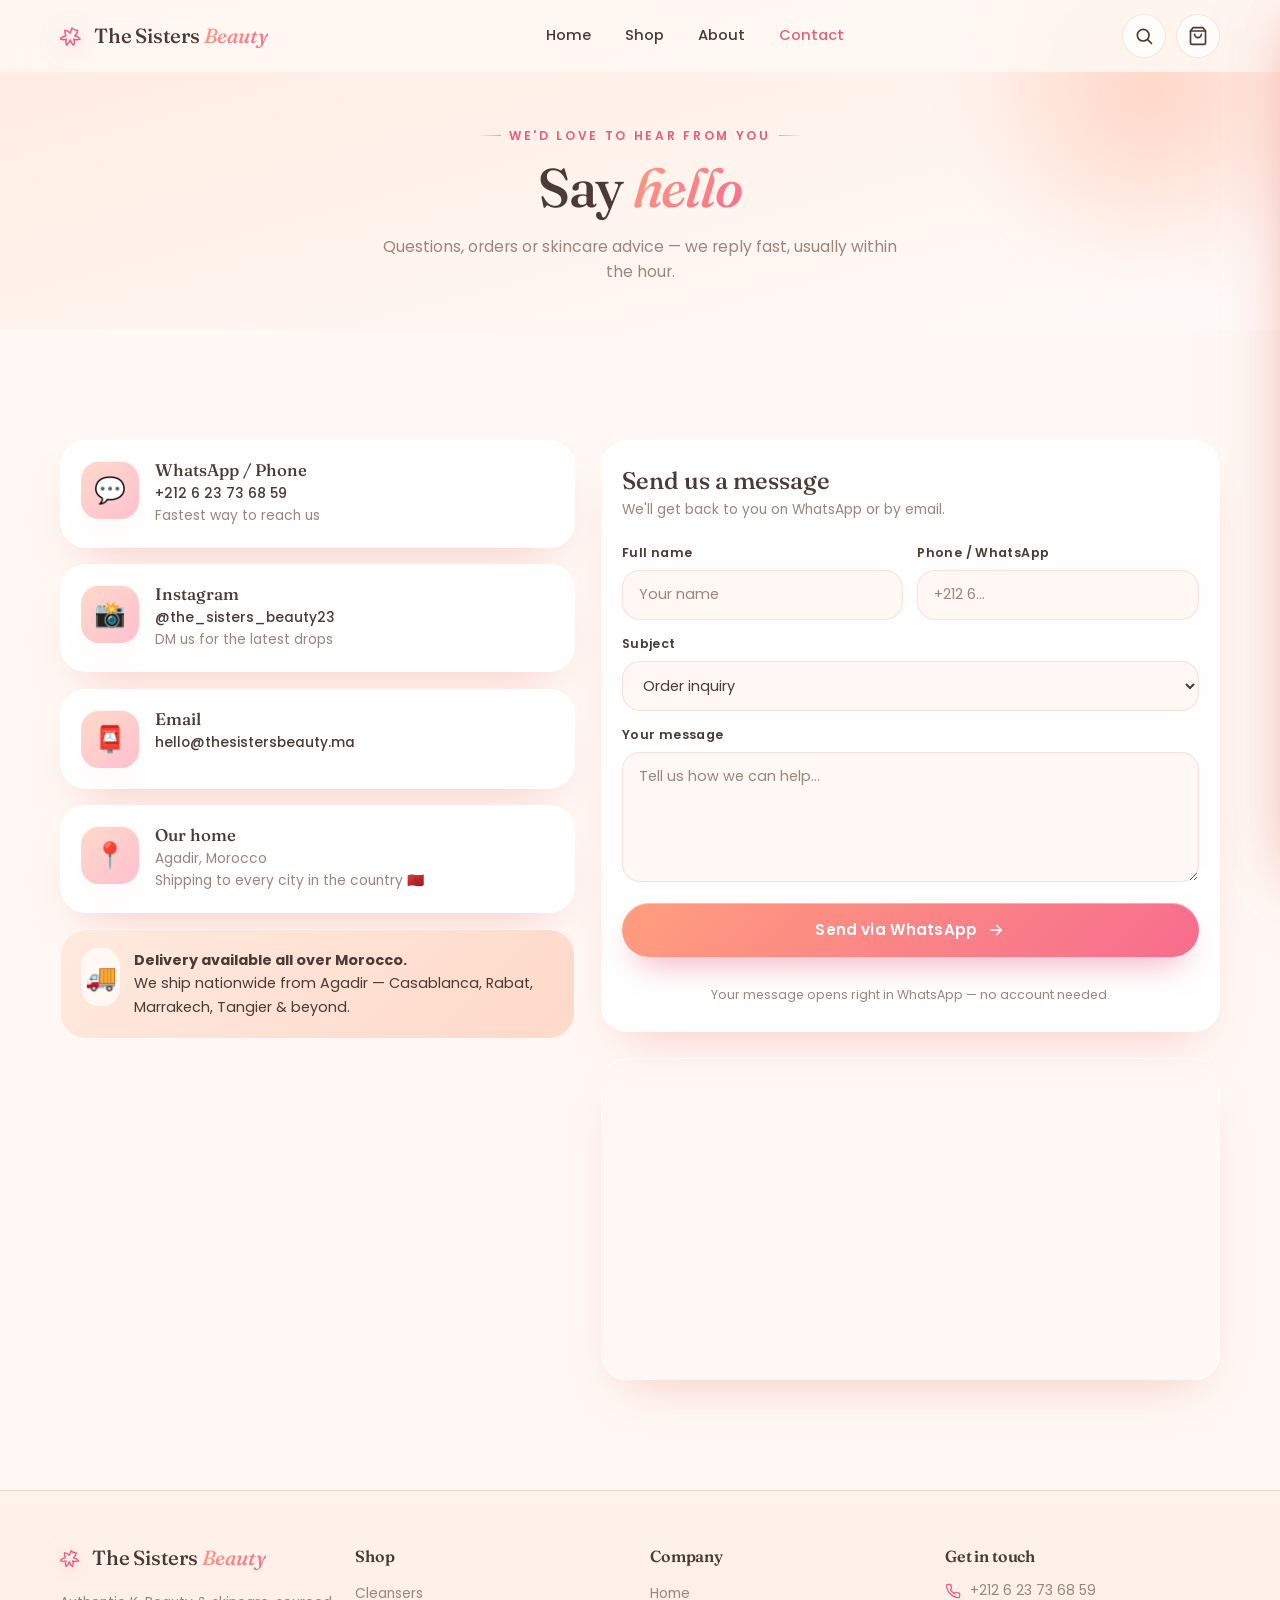
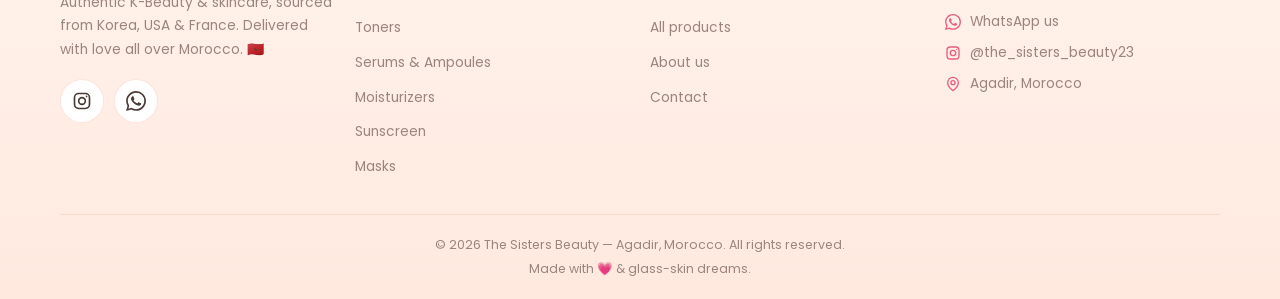
<file: contact.html>
<!DOCTYPE html>
<html lang="en">
<head>
  <meta charset="UTF-8">
  <meta name="viewport" content="width=device-width, initial-scale=1.0, viewport-fit=cover">
  <meta name="description" content="Contact The Sisters Beauty — Agadir, Morocco. WhatsApp +212 6 23 73 68 59. Delivery all over Morocco.">
  <title>Contact — The Sisters Beauty</title>
  <link rel="icon" href="data:image/svg+xml,%3Csvg xmlns='http://www.w3.org/2000/svg' viewBox='0 0 24 24'%3E%3Ctext y='20' font-size='20'%3E%F0%9F%8C%B8%3C/text%3E%3C/svg%3E">
  <link rel="preconnect" href="https://fonts.googleapis.com">
  <link rel="preconnect" href="https://fonts.gstatic.com" crossorigin>
  <link href="https://fonts.googleapis.com/css2?family=Fraunces:ital,opsz,wght@0,9..144,400;0,9..144,500;0,9..144,600;1,9..144,400;1,9..144,500&family=Poppins:wght@300;400;500;600;700&display=swap" rel="stylesheet">
  <link rel="stylesheet" href="style.css">
</head>
<body>

  <header class="site-header" id="siteHeader">
    <div class="container nav-wrap">
      <a href="index.html" class="logo" aria-label="The Sisters Beauty — home">
        <span class="logo-icon" aria-hidden="true">
          <svg viewBox="0 0 24 24" width="24" height="24" fill="none" stroke="currentColor" stroke-width="1.5" stroke-linecap="round" stroke-linejoin="round"><path d="M12 4c1.6 1.7 3.6 2.4 5.5 2.2.2 2.2-.9 4.2-2.8 5.6 2.3.3 4.2 1.4 5.4 3.3-2.1.9-4.2.9-6.4.1.9 1.9.9 4-.1 6-1.8-1.3-3-3.1-3.4-5.3-.5 2.1-1.8 3.9-3.6 5.2-1-1.9-1-4-.1-5.9-2.1.7-4.1.6-6.3-.3 1.4-1.7 3.3-2.7 5.5-3C5.7 10.5 4.6 8.5 4.9 6.2 6.8 6.4 8.6 7.2 10 9 10.9 7.3 11.5 5.5 12 4Z"/></svg>
        </span>
        <span class="logo-text">The Sisters <em>Beauty</em></span>
      </a>

      <nav class="site-nav" aria-label="Primary">
        <a href="index.html" class="nav-link">Home</a>
        <a href="shop.html" class="nav-link">Shop</a>
        <a href="about.html" class="nav-link">About</a>
        <a href="contact.html" class="nav-link active">Contact</a>
      </nav>

      <div class="nav-actions">
        <a href="shop.html" class="icon-btn" aria-label="Search the shop">
          <svg viewBox="0 0 24 24" width="20" height="20" fill="none" stroke="currentColor" stroke-width="2" stroke-linecap="round"><circle cx="11" cy="11" r="7"/><path d="m21 21-4.3-4.3"/></svg>
        </a>
        <button class="icon-btn cart-btn" id="cartBtn" aria-label="Open your bag">
          <svg viewBox="0 0 24 24" width="20" height="20" fill="none" stroke="currentColor" stroke-width="2" stroke-linecap="round" stroke-linejoin="round"><path d="M6 2 3 6v14a2 2 0 0 0 2 2h14a2 2 0 0 0 2-2V6l-3-4Z"/><path d="M3 6h18"/><path d="M16 10a4 4 0 0 1-8 0"/></svg>
          <span class="cart-badge hidden" id="cartBadge">0</span>
        </button>
        <button class="icon-btn menu-btn" id="menuBtn" aria-label="Open menu" aria-expanded="false">
          <span></span><span></span><span></span>
        </button>
      </div>
    </div>
  </header>

  <div class="menu-overlay" id="menuOverlay"></div>
  <nav class="mobile-menu" id="mobileMenu" aria-label="Mobile">
    <a href="index.html" class="mm-link">Home</a>
    <a href="shop.html" class="mm-link">Shop</a>
    <a href="about.html" class="mm-link">About us</a>
    <a href="contact.html" class="mm-link active">Contact</a>
    <div class="mm-foot">
      <a href="shop.html" class="btn btn-primary">Start shopping</a>
      <div class="mm-socials">
        <a class="icon-btn" href="https://instagram.com/the_sisters_beauty23" target="_blank" rel="noopener" aria-label="Instagram">
          <svg viewBox="0 0 24 24" width="20" height="20" fill="none" stroke="currentColor" stroke-width="2" stroke-linecap="round"><rect x="3" y="3" width="18" height="18" rx="5"/><circle cx="12" cy="12" r="4"/><circle cx="17.5" cy="6.5" r="1" fill="currentColor" stroke="none"/></svg>
        </a>
        <a class="icon-btn" href="https://wa.me/212623736859" target="_blank" rel="noopener" aria-label="WhatsApp">
          <svg viewBox="0 0 24 24" width="20" height="20" fill="currentColor"><path d="M17.5 14.4c-.3-.15-1.76-.87-2.03-.97-.27-.1-.47-.15-.67.15-.2.3-.77.96-.94 1.16-.17.2-.35.22-.64.07-.3-.15-1.26-.46-2.4-1.48-.88-.79-1.48-1.76-1.65-2.06-.17-.3-.02-.46.13-.61.13-.13.3-.35.45-.52.15-.17.2-.3.3-.5.1-.2.05-.37-.02-.52-.08-.15-.67-1.62-.92-2.22-.24-.58-.49-.5-.67-.51h-.57c-.2 0-.52.07-.8.37-.27.3-1.04 1.02-1.04 2.5 0 1.47 1.07 2.9 1.22 3.1.15.2 2.11 3.22 5.1 4.51.71.31 1.27.49 1.7.63.72.23 1.37.2 1.88.12.57-.09 1.76-.72 2-1.42.25-.7.25-1.29.18-1.42-.08-.12-.28-.2-.58-.35ZM12.05 21.8h-.01a9.87 9.87 0 0 1-5.03-1.38l-.36-.21-3.74.98 1-3.65-.24-.37a9.86 9.86 0 0 1-1.51-5.26c0-5.45 4.44-9.88 9.9-9.88a9.83 9.83 0 0 1 6.99 2.9 9.83 9.83 0 0 1 2.9 7 9.9 9.9 0 0 1-9.9 9.87Zm8.4-18.3A11.8 11.8 0 0 0 12.04 0C5.5 0 .16 5.34.16 11.9c0 2.1.55 4.14 1.6 5.95L.05 24l6.33-1.66a11.9 11.9 0 0 0 5.67 1.44h.01c6.55 0 11.89-5.34 11.89-11.9 0-3.18-1.24-6.16-3.5-8.4Z"/></svg>
        </a>
      </div>
      <p class="mm-note">28.5K happy community 🌸</p>
    </div>
  </nav>

  <main>

    <section class="page-hero">
      <div class="hero-glow" aria-hidden="true"></div>
      <div class="container">
        <span class="eyebrow reveal">We'd love to hear from you</span>
        <h1 class="page-title reveal">Say <em>hello</em></h1>
        <p class="page-sub reveal">Questions, orders or skincare advice — we reply fast, usually within the hour.</p>
      </div>
    </section>

    <section class="section">
      <div class="container">
        <div class="contact-grid">

          <!-- LEFT: info cards -->
          <div class="contact-info">
            <div class="info-card reveal">
              <span class="f-icon">💬</span>
              <div>
                <h3>WhatsApp / Phone</h3>
                <p><a href="https://wa.me/212623736859" target="_blank" rel="noopener">+212 6 23 73 68 59</a><br>Fastest way to reach us</p>
              </div>
            </div>

            <div class="info-card reveal" style="transition-delay:.07s">
              <span class="f-icon">📸</span>
              <div>
                <h3>Instagram</h3>
                <p><a href="https://instagram.com/the_sisters_beauty23" target="_blank" rel="noopener">@the_sisters_beauty23</a><br>DM us for the latest drops</p>
              </div>
            </div>

            <div class="info-card reveal" style="transition-delay:.14s">
              <span class="f-icon">📮</span>
              <div>
                <h3>Email</h3>
                <p><a href="mailto:hello@thesistersbeauty.ma">hello@thesistersbeauty.ma</a></p>
              </div>
            </div>

            <div class="info-card reveal" style="transition-delay:.21s">
              <span class="f-icon">📍</span>
              <div>
                <h3>Our home</h3>
                <p>Agadir, Morocco<br>Shipping to every city in the country 🇲🇦</p>
              </div>
            </div>

            <div class="delivery-note reveal" style="transition-delay:.28s">
              <span class="f-icon">🚚</span>
              <div>
                <strong>Delivery available all over Morocco.</strong><br>
                <span style="font-weight:400">We ship nationwide from Agadir — Casablanca, Rabat, Marrakech, Tangier &amp; beyond.</span>
              </div>
            </div>
          </div>

          <!-- RIGHT: form + map -->
          <div>
            <div class="contact-form-card reveal reveal-right">
              <h2 style="font-family:var(--font-display);font-weight:500;font-size:1.5rem;margin-bottom:4px">Send us a message</h2>
              <p style="color:var(--muted);font-size:.86rem;margin:0 0 22px">We'll get back to you on WhatsApp or by email.</p>

              <form id="contactForm" class="form-grid" novalidate>
                <div class="form-row">
                  <div class="form-field">
                    <label for="fName">Full name</label>
                    <input id="fName" name="name" type="text" placeholder="Your name" required>
                  </div>
                  <div class="form-field">
                    <label for="fPhone">Phone / WhatsApp</label>
                    <input id="fPhone" name="phone" type="tel" placeholder="+212 6…" required>
                  </div>
                </div>

                <div class="form-field">
                  <label for="fSubject">Subject</label>
                  <select id="fSubject" name="subject">
                    <option>Order inquiry</option>
                    <option>Product question</option>
                    <option>Delivery question</option>
                    <option>Wholesale / collab</option>
                    <option>Something else</option>
                  </select>
                </div>

                <div class="form-field">
                  <label for="fMessage">Your message</label>
                  <textarea id="fMessage" name="message" placeholder="Tell us how we can help…" required></textarea>
                </div>

                <button type="submit" class="btn btn-primary">
                  Send via WhatsApp
                  <svg viewBox="0 0 24 24" width="18" height="18" fill="none" stroke="currentColor" stroke-width="2.2" stroke-linecap="round" stroke-linejoin="round"><path d="M5 12h14M13 6l6 6-6 6"/></svg>
                </button>
                <p class="form-note">Your message opens right in WhatsApp — no account needed.</p>
              </form>
            </div>

            <div class="map-wrap reveal" style="margin-top:26px">
              <iframe
                src="https://maps.google.com/maps?q=Agadir%2C%20Morocco&t=&z=12&ie=UTF8&iwloc=&output=embed"
                title="The Sisters Beauty — Agadir, Morocco"
                loading="lazy"
                referrerpolicy="no-referrer-when-downgrade"
                allowfullscreen></iframe>
            </div>
          </div>

        </div>
      </div>
    </section>

  </main>

  <footer class="site-footer">
    <div class="container">
      <div class="footer-grid">
        <div class="footer-col footer-about">
          <a href="index.html" class="logo">
            <span class="logo-icon" aria-hidden="true">
              <svg viewBox="0 0 24 24" width="22" height="22" fill="none" stroke="currentColor" stroke-width="1.5" stroke-linecap="round" stroke-linejoin="round"><path d="M12 4c1.6 1.7 3.6 2.4 5.5 2.2.2 2.2-.9 4.2-2.8 5.6 2.3.3 4.2 1.4 5.4 3.3-2.1.9-4.2.9-6.4.1.9 1.9.9 4-.1 6-1.8-1.3-3-3.1-3.4-5.3-.5 2.1-1.8 3.9-3.6 5.2-1-1.9-1-4-.1-5.9-2.1.7-4.1.6-6.3-.3 1.4-1.7 3.3-2.7 5.5-3C5.7 10.5 4.6 8.5 4.9 6.2 6.8 6.4 8.6 7.2 10 9 10.9 7.3 11.5 5.5 12 4Z"/></svg>
            </span>
            <span class="logo-text">The Sisters <em>Beauty</em></span>
          </a>
          <p>Authentic K-Beauty &amp; skincare, sourced from Korea, USA &amp; France. Delivered with love all over Morocco. 🇲🇦</p>
          <div class="footer-socials">
            <a class="icon-btn" href="https://instagram.com/the_sisters_beauty23" target="_blank" rel="noopener" aria-label="Instagram">
              <svg viewBox="0 0 24 24" width="20" height="20" fill="none" stroke="currentColor" stroke-width="2" stroke-linecap="round"><rect x="3" y="3" width="18" height="18" rx="5"/><circle cx="12" cy="12" r="4"/><circle cx="17.5" cy="6.5" r="1" fill="currentColor" stroke="none"/></svg>
            </a>
            <a class="icon-btn" href="https://wa.me/212623736859" target="_blank" rel="noopener" aria-label="WhatsApp">
              <svg viewBox="0 0 24 24" width="20" height="20" fill="currentColor"><path d="M17.5 14.4c-.3-.15-1.76-.87-2.03-.97-.27-.1-.47-.15-.67.15-.2.3-.77.96-.94 1.16-.17.2-.35.22-.64.07-.3-.15-1.26-.46-2.4-1.48-.88-.79-1.48-1.76-1.65-2.06-.17-.3-.02-.46.13-.61.13-.13.3-.35.45-.52.15-.17.2-.3.3-.5.1-.2.05-.37-.02-.52-.08-.15-.67-1.62-.92-2.22-.24-.58-.49-.5-.67-.51h-.57c-.2 0-.52.07-.8.37-.27.3-1.04 1.02-1.04 2.5 0 1.47 1.07 2.9 1.22 3.1.15.2 2.11 3.22 5.1 4.51.71.31 1.27.49 1.7.63.72.23 1.37.2 1.88.12.57-.09 1.76-.72 2-1.42.25-.7.25-1.29.18-1.42-.08-.12-.28-.2-.58-.35ZM12.05 21.8h-.01a9.87 9.87 0 0 1-5.03-1.38l-.36-.21-3.74.98 1-3.65-.24-.37a9.86 9.86 0 0 1-1.51-5.26c0-5.45 4.44-9.88 9.9-9.88a9.83 9.83 0 0 1 6.99 2.9 9.83 9.83 0 0 1 2.9 7 9.9 9.9 0 0 1-9.9 9.87Zm8.4-18.3A11.8 11.8 0 0 0 12.04 0C5.5 0 .16 5.34.16 11.9c0 2.1.55 4.14 1.6 5.95L.05 24l6.33-1.66a11.9 11.9 0 0 0 5.67 1.44h.01c6.55 0 11.89-5.34 11.89-11.9 0-3.18-1.24-6.16-3.5-8.4Z"/></svg>
            </a>
          </div>
        </div>

        <div class="footer-col">
          <h4>Shop</h4>
          <ul>
            <li><a href="shop.html?cat=cleansers">Cleansers</a></li>
            <li><a href="shop.html?cat=toners">Toners</a></li>
            <li><a href="shop.html?cat=serums">Serums &amp; Ampoules</a></li>
            <li><a href="shop.html?cat=moisturizers">Moisturizers</a></li>
            <li><a href="shop.html?cat=sunscreen">Sunscreen</a></li>
            <li><a href="shop.html?cat=masks">Masks</a></li>
          </ul>
        </div>

        <div class="footer-col">
          <h4>Company</h4>
          <ul>
            <li><a href="index.html">Home</a></li>
            <li><a href="shop.html">All products</a></li>
            <li><a href="about.html">About us</a></li>
            <li><a href="contact.html">Contact</a></li>
          </ul>
        </div>

        <div class="footer-col footer-contact">
          <h4>Get in touch</h4>
          <ul>
            <li>
              <svg viewBox="0 0 24 24" width="16" height="16" fill="none" stroke="currentColor" stroke-width="2" stroke-linecap="round"><path d="M22 16.9v3a2 2 0 0 1-2.2 2 19.8 19.8 0 0 1-8.6-3 19.5 19.5 0 0 1-6-6 19.8 19.8 0 0 1-3-8.7A2 2 0 0 1 4.1 2h3a2 2 0 0 1 2 1.7c.1 1 .4 2 .7 2.9a2 2 0 0 1-.5 2.1L8.1 9.9a16 16 0 0 0 6 6l1.2-1.2a2 2 0 0 1 2.1-.5c1 .3 1.9.6 2.9.7a2 2 0 0 1 1.7 2Z"/></svg>
              <a href="tel:+212623736859">+212 6 23 73 68 59</a>
            </li>
            <li>
              <svg viewBox="0 0 24 24" width="16" height="16" fill="currentColor"><path d="M17.5 14.4c-.3-.15-1.76-.87-2.03-.97-.27-.1-.47-.15-.67.15-.2.3-.77.96-.94 1.16-.17.2-.35.22-.64.07-.3-.15-1.26-.46-2.4-1.48-.88-.79-1.48-1.76-1.65-2.06-.17-.3-.02-.46.13-.61.13-.13.3-.35.45-.52.15-.17.2-.3.3-.5.1-.2.05-.37-.02-.52-.08-.15-.67-1.62-.92-2.22-.24-.58-.49-.5-.67-.51h-.57c-.2 0-.52.07-.8.37-.27.3-1.04 1.02-1.04 2.5 0 1.47 1.07 2.9 1.22 3.1.15.2 2.11 3.22 5.1 4.51.71.31 1.27.49 1.7.63.72.23 1.37.2 1.88.12.57-.09 1.76-.72 2-1.42.25-.7.25-1.29.18-1.42-.08-.12-.28-.2-.58-.35ZM12.05 21.8h-.01a9.87 9.87 0 0 1-5.03-1.38l-.36-.21-3.74.98 1-3.65-.24-.37a9.86 9.86 0 0 1-1.51-5.26c0-5.45 4.44-9.88 9.9-9.88a9.83 9.83 0 0 1 6.99 2.9 9.83 9.83 0 0 1 2.9 7 9.9 9.9 0 0 1-9.9 9.87Zm8.4-18.3A11.8 11.8 0 0 0 12.04 0C5.5 0 .16 5.34.16 11.9c0 2.1.55 4.14 1.6 5.95L.05 24l6.33-1.66a11.9 11.9 0 0 0 5.67 1.44h.01c6.55 0 11.89-5.34 11.89-11.9 0-3.18-1.24-6.16-3.5-8.4Z"/></svg>
              <a href="https://wa.me/212623736859" target="_blank" rel="noopener">WhatsApp us</a>
            </li>
            <li>
              <svg viewBox="0 0 24 24" width="16" height="16" fill="none" stroke="currentColor" stroke-width="2" stroke-linecap="round"><rect x="3" y="3" width="18" height="18" rx="5"/><circle cx="12" cy="12" r="4"/><circle cx="17.5" cy="6.5" r="1" fill="currentColor" stroke="none"/></svg>
              <a href="https://instagram.com/the_sisters_beauty23" target="_blank" rel="noopener">@the_sisters_beauty23</a>
            </li>
            <li>
              <svg viewBox="0 0 24 24" width="16" height="16" fill="none" stroke="currentColor" stroke-width="2" stroke-linecap="round" stroke-linejoin="round"><path d="M20 10c0 6-8 12-8 12s-8-6-8-12a8 8 0 0 1 16 0Z"/><circle cx="12" cy="10" r="3"/></svg>
              Agadir, Morocco
            </li>
          </ul>
        </div>
      </div>

      <div class="footer-bottom">
        <p>© 2026 The Sisters Beauty — Agadir, Morocco. All rights reserved.</p>
        <p>Made with <span>💗</span> &amp; glass-skin dreams.</p>
      </div>
    </div>
  </footer>

  <script src="products.js"></script>
  <script src="cart.js"></script>
  <script src="script.js"></script>
</body>
</html>
</file>
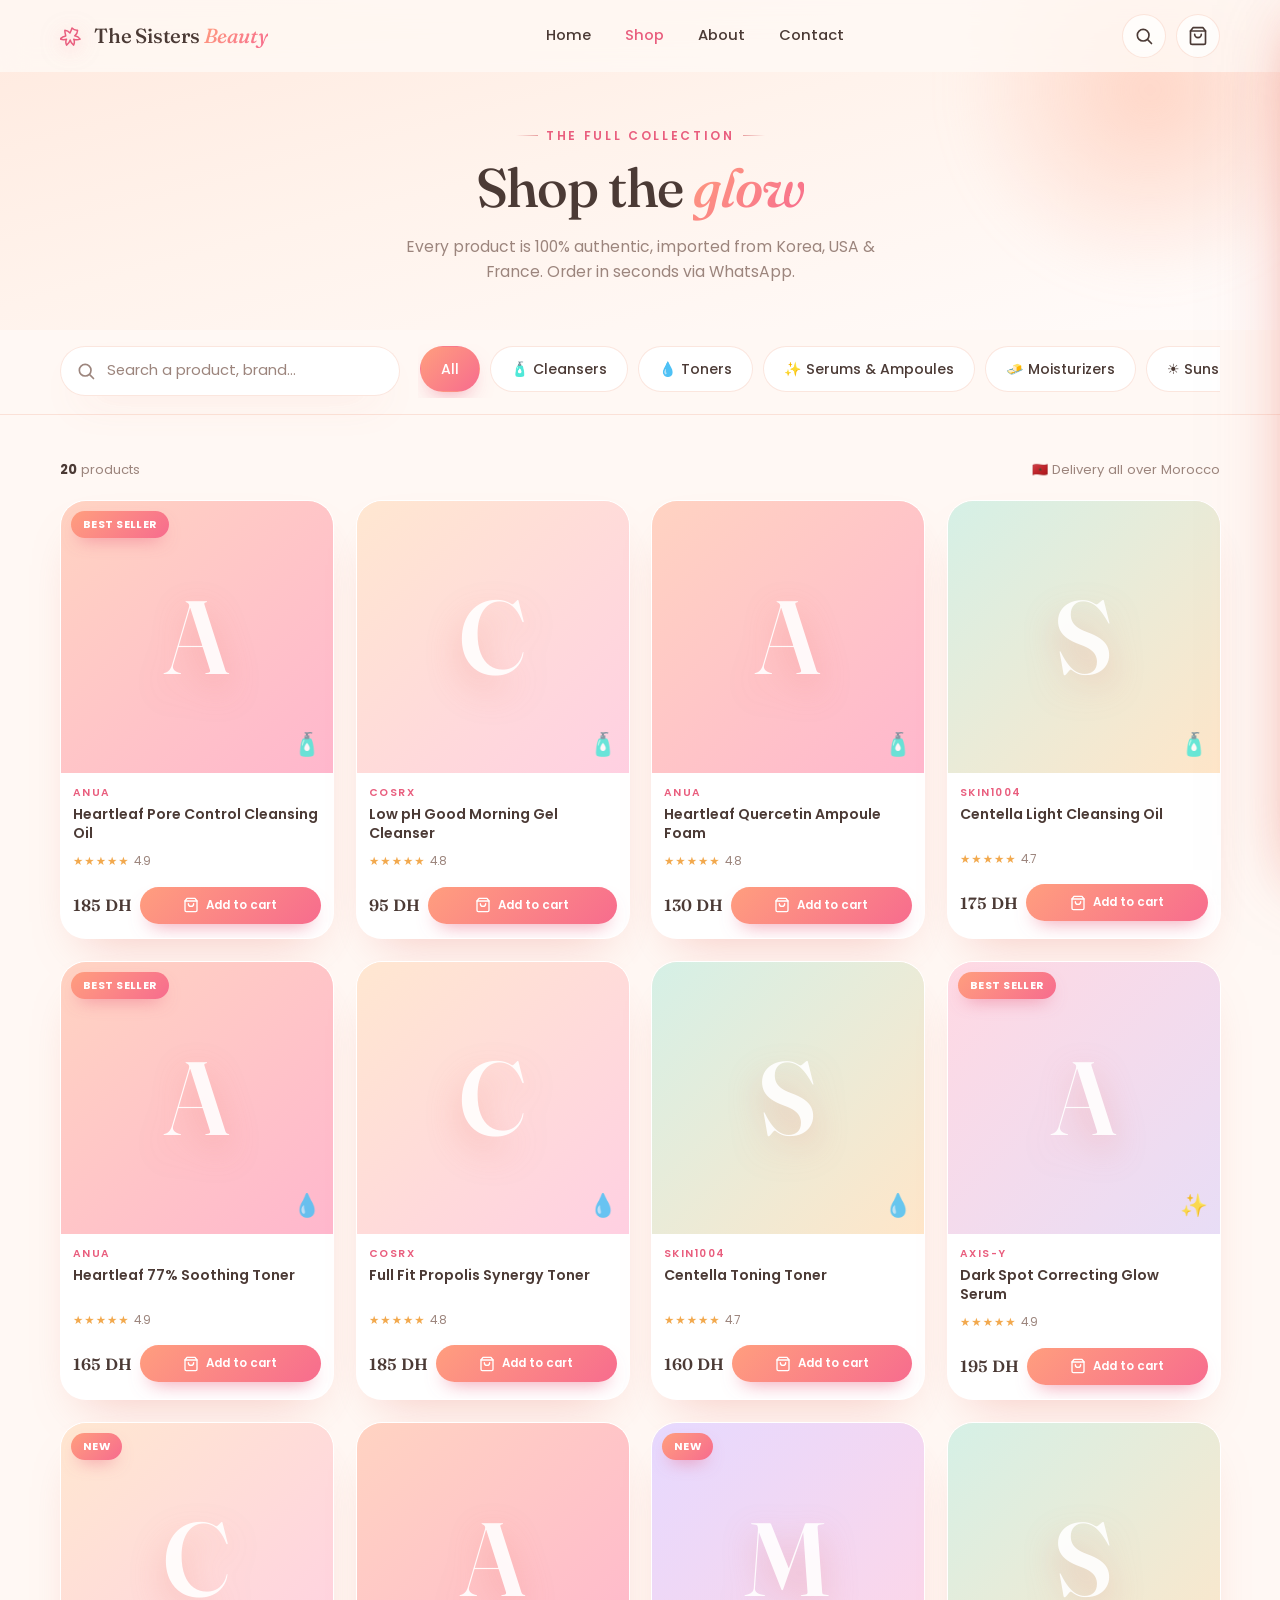
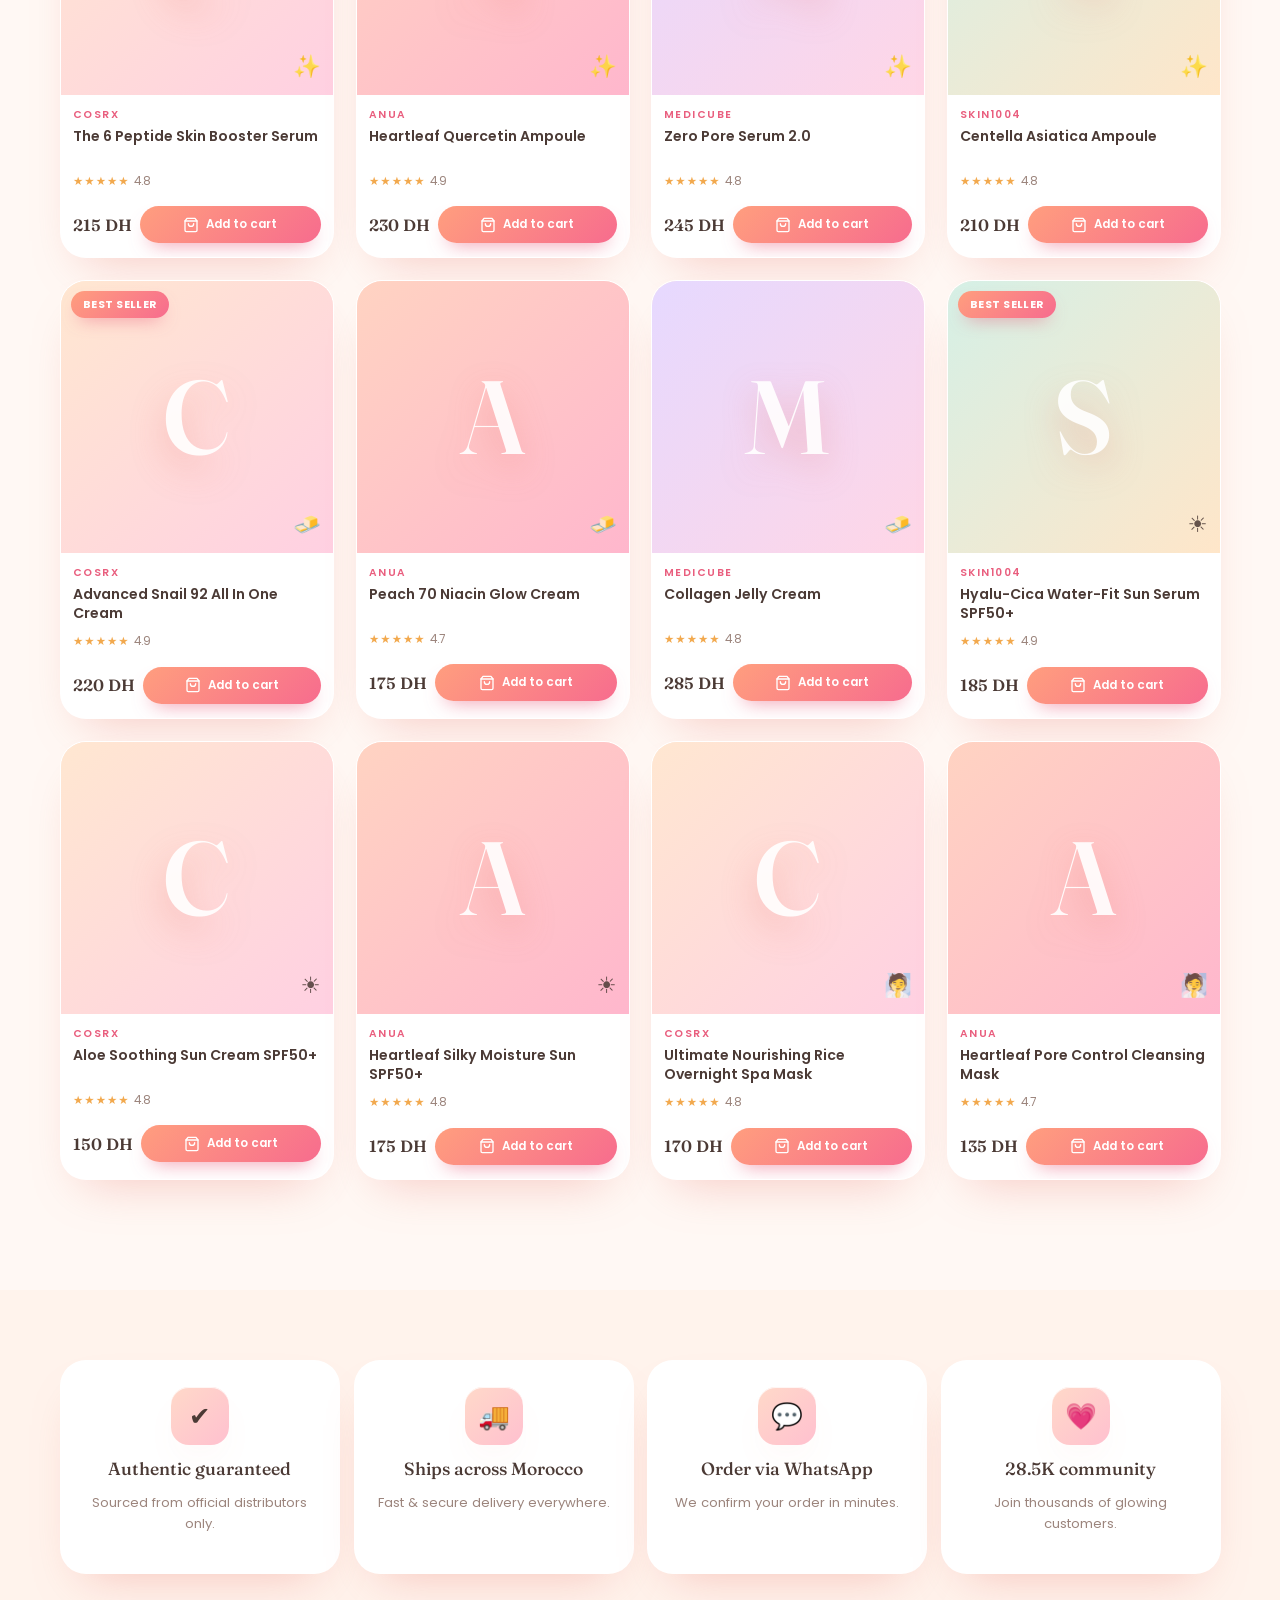
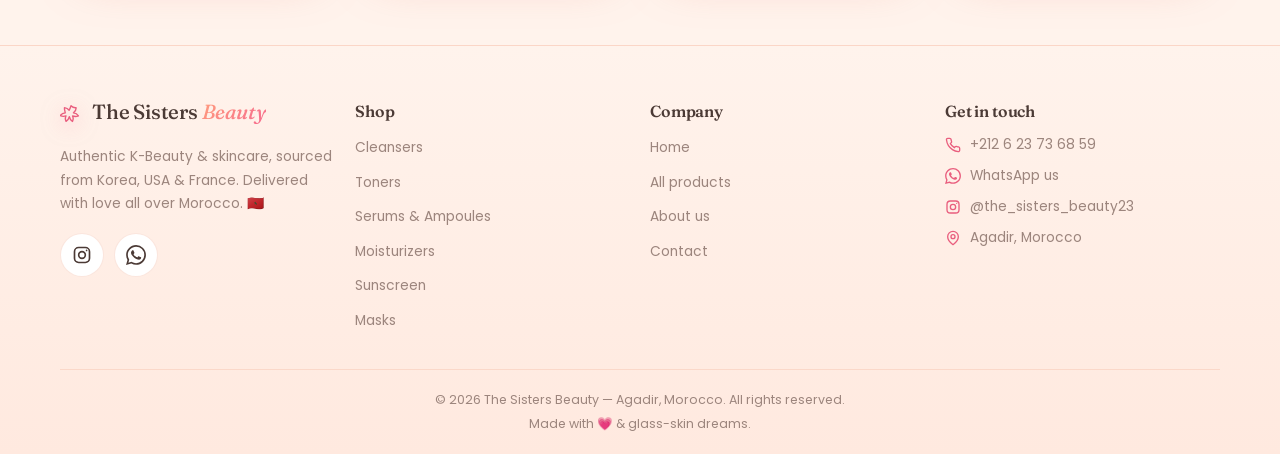
<file: shop.html>
<!DOCTYPE html>
<html lang="en">
<head>
  <meta charset="UTF-8">
  <meta name="viewport" content="width=device-width, initial-scale=1.0, viewport-fit=cover">
  <meta name="description" content="Shop authentic K-Beauty — Cleansers, Toners, Serums, Moisturizers, Sunscreen & Masks. The Sisters Beauty, Agadir. Delivery all over Morocco.">
  <title>Shop — The Sisters Beauty</title>
  <link rel="icon" href="data:image/svg+xml,%3Csvg xmlns='http://www.w3.org/2000/svg' viewBox='0 0 24 24'%3E%3Ctext y='20' font-size='20'%3E%F0%9F%8C%B8%3C/text%3E%3C/svg%3E">
  <link rel="preconnect" href="https://fonts.googleapis.com">
  <link rel="preconnect" href="https://fonts.gstatic.com" crossorigin>
  <link href="https://fonts.googleapis.com/css2?family=Fraunces:ital,opsz,wght@0,9..144,400;0,9..144,500;0,9..144,600;1,9..144,400;1,9..144,500&family=Poppins:wght@300;400;500;600;700&display=swap" rel="stylesheet">
  <link rel="stylesheet" href="style.css">
</head>
<body>

  <header class="site-header" id="siteHeader">
    <div class="container nav-wrap">
      <a href="index.html" class="logo" aria-label="The Sisters Beauty — home">
        <span class="logo-icon" aria-hidden="true">
          <svg viewBox="0 0 24 24" width="24" height="24" fill="none" stroke="currentColor" stroke-width="1.5" stroke-linecap="round" stroke-linejoin="round"><path d="M12 4c1.6 1.7 3.6 2.4 5.5 2.2.2 2.2-.9 4.2-2.8 5.6 2.3.3 4.2 1.4 5.4 3.3-2.1.9-4.2.9-6.4.1.9 1.9.9 4-.1 6-1.8-1.3-3-3.1-3.4-5.3-.5 2.1-1.8 3.9-3.6 5.2-1-1.9-1-4-.1-5.9-2.1.7-4.1.6-6.3-.3 1.4-1.7 3.3-2.7 5.5-3C5.7 10.5 4.6 8.5 4.9 6.2 6.8 6.4 8.6 7.2 10 9 10.9 7.3 11.5 5.5 12 4Z"/></svg>
        </span>
        <span class="logo-text">The Sisters <em>Beauty</em></span>
      </a>

      <nav class="site-nav" aria-label="Primary">
        <a href="index.html" class="nav-link">Home</a>
        <a href="shop.html" class="nav-link active">Shop</a>
        <a href="about.html" class="nav-link">About</a>
        <a href="contact.html" class="nav-link">Contact</a>
      </nav>

      <div class="nav-actions">
        <a href="#shop" class="icon-btn" aria-label="Search the shop">
          <svg viewBox="0 0 24 24" width="20" height="20" fill="none" stroke="currentColor" stroke-width="2" stroke-linecap="round"><circle cx="11" cy="11" r="7"/><path d="m21 21-4.3-4.3"/></svg>
        </a>
        <button class="icon-btn cart-btn" id="cartBtn" aria-label="Open your bag">
          <svg viewBox="0 0 24 24" width="20" height="20" fill="none" stroke="currentColor" stroke-width="2" stroke-linecap="round" stroke-linejoin="round"><path d="M6 2 3 6v14a2 2 0 0 0 2 2h14a2 2 0 0 0 2-2V6l-3-4Z"/><path d="M3 6h18"/><path d="M16 10a4 4 0 0 1-8 0"/></svg>
          <span class="cart-badge hidden" id="cartBadge">0</span>
        </button>
        <button class="icon-btn menu-btn" id="menuBtn" aria-label="Open menu" aria-expanded="false">
          <span></span><span></span><span></span>
        </button>
      </div>
    </div>
  </header>

  <div class="menu-overlay" id="menuOverlay"></div>
  <nav class="mobile-menu" id="mobileMenu" aria-label="Mobile">
    <a href="index.html" class="mm-link">Home</a>
    <a href="shop.html" class="mm-link active">Shop</a>
    <a href="about.html" class="mm-link">About us</a>
    <a href="contact.html" class="mm-link">Contact</a>
    <div class="mm-foot">
      <a href="shop.html" class="btn btn-primary">Start shopping</a>
      <div class="mm-socials">
        <a class="icon-btn" href="https://instagram.com/the_sisters_beauty23" target="_blank" rel="noopener" aria-label="Instagram">
          <svg viewBox="0 0 24 24" width="20" height="20" fill="none" stroke="currentColor" stroke-width="2" stroke-linecap="round"><rect x="3" y="3" width="18" height="18" rx="5"/><circle cx="12" cy="12" r="4"/><circle cx="17.5" cy="6.5" r="1" fill="currentColor" stroke="none"/></svg>
        </a>
        <a class="icon-btn" href="https://wa.me/212623736859" target="_blank" rel="noopener" aria-label="WhatsApp">
          <svg viewBox="0 0 24 24" width="20" height="20" fill="currentColor"><path d="M17.5 14.4c-.3-.15-1.76-.87-2.03-.97-.27-.1-.47-.15-.67.15-.2.3-.77.96-.94 1.16-.17.2-.35.22-.64.07-.3-.15-1.26-.46-2.4-1.48-.88-.79-1.48-1.76-1.65-2.06-.17-.3-.02-.46.13-.61.13-.13.3-.35.45-.52.15-.17.2-.3.3-.5.1-.2.05-.37-.02-.52-.08-.15-.67-1.62-.92-2.22-.24-.58-.49-.5-.67-.51h-.57c-.2 0-.52.07-.8.37-.27.3-1.04 1.02-1.04 2.5 0 1.47 1.07 2.9 1.22 3.1.15.2 2.11 3.22 5.1 4.51.71.31 1.27.49 1.7.63.72.23 1.37.2 1.88.12.57-.09 1.76-.72 2-1.42.25-.7.25-1.29.18-1.42-.08-.12-.28-.2-.58-.35ZM12.05 21.8h-.01a9.87 9.87 0 0 1-5.03-1.38l-.36-.21-3.74.98 1-3.65-.24-.37a9.86 9.86 0 0 1-1.51-5.26c0-5.45 4.44-9.88 9.9-9.88a9.83 9.83 0 0 1 6.99 2.9 9.83 9.83 0 0 1 2.9 7 9.9 9.9 0 0 1-9.9 9.87Zm8.4-18.3A11.8 11.8 0 0 0 12.04 0C5.5 0 .16 5.34.16 11.9c0 2.1.55 4.14 1.6 5.95L.05 24l6.33-1.66a11.9 11.9 0 0 0 5.67 1.44h.01c6.55 0 11.89-5.34 11.89-11.9 0-3.18-1.24-6.16-3.5-8.4Z"/></svg>
        </a>
      </div>
      <p class="mm-note">28.5K happy community 🌸</p>
    </div>
  </nav>

  <main>

    <section class="page-hero">
      <div class="hero-glow" aria-hidden="true"></div>
      <div class="container">
        <span class="eyebrow reveal">The full collection</span>
        <h1 class="page-title reveal">Shop the <em>glow</em></h1>
        <p class="page-sub reveal">Every product is 100% authentic, imported from Korea, USA &amp; France. Order in seconds via WhatsApp.</p>
      </div>
    </section>

    <div class="shop-toolbar" id="shop">
      <div class="container shop-toolbar-inner">
        <div class="search-box">
          <svg viewBox="0 0 24 24" width="20" height="20" fill="none" stroke="currentColor" stroke-width="2" stroke-linecap="round"><circle cx="11" cy="11" r="7"/><path d="m21 21-4.3-4.3"/></svg>
          <input type="search" id="shopSearch" placeholder="Search a product, brand…" autocomplete="off" aria-label="Search products">
        </div>
        <div class="filter-row" id="shopFilter" aria-label="Filter by category"></div>
      </div>
    </div>

    <section class="section" style="padding-top:44px">
      <div class="container">
        <div class="shop-meta">
          <span><strong id="resultCount">0</strong> products</span>
          <span>🇲🇦 Delivery all over Morocco</span>
        </div>

        <div class="products-grid" id="shopGrid" style="margin-top:20px"></div>

        <div class="shop-empty" id="shopEmpty" style="display:none">
          <span class="big-emoji">🔍</span>
          <h3>No products found</h3>
          <p>Try a different word or category.</p>
          <button class="btn btn-primary" id="resetShop">Show everything</button>
        </div>
      </div>
    </section>

    <section class="section section-soft" style="padding-top:70px; padding-bottom:70px">
      <div class="container">
        <div class="feature-grid">
          <div class="feature-card reveal">
            <span class="f-icon">✔️</span>
            <h3 class="f-title">Authentic guaranteed</h3>
            <p class="f-desc">Sourced from official distributors only.</p>
          </div>
          <div class="feature-card reveal">
            <span class="f-icon">🚚</span>
            <h3 class="f-title">Ships across Morocco</h3>
            <p class="f-desc">Fast &amp; secure delivery everywhere.</p>
          </div>
          <div class="feature-card reveal">
            <span class="f-icon">💬</span>
            <h3 class="f-title">Order via WhatsApp</h3>
            <p class="f-desc">We confirm your order in minutes.</p>
          </div>
          <div class="feature-card reveal">
            <span class="f-icon">💗</span>
            <h3 class="f-title">28.5K community</h3>
            <p class="f-desc">Join thousands of glowing customers.</p>
          </div>
        </div>
      </div>
    </section>

  </main>

  <footer class="site-footer">
    <div class="container">
      <div class="footer-grid">
        <div class="footer-col footer-about">
          <a href="index.html" class="logo">
            <span class="logo-icon" aria-hidden="true">
              <svg viewBox="0 0 24 24" width="22" height="22" fill="none" stroke="currentColor" stroke-width="1.5" stroke-linecap="round" stroke-linejoin="round"><path d="M12 4c1.6 1.7 3.6 2.4 5.5 2.2.2 2.2-.9 4.2-2.8 5.6 2.3.3 4.2 1.4 5.4 3.3-2.1.9-4.2.9-6.4.1.9 1.9.9 4-.1 6-1.8-1.3-3-3.1-3.4-5.3-.5 2.1-1.8 3.9-3.6 5.2-1-1.9-1-4-.1-5.9-2.1.7-4.1.6-6.3-.3 1.4-1.7 3.3-2.7 5.5-3C5.7 10.5 4.6 8.5 4.9 6.2 6.8 6.4 8.6 7.2 10 9 10.9 7.3 11.5 5.5 12 4Z"/></svg>
            </span>
            <span class="logo-text">The Sisters <em>Beauty</em></span>
          </a>
          <p>Authentic K-Beauty &amp; skincare, sourced from Korea, USA &amp; France. Delivered with love all over Morocco. 🇲🇦</p>
          <div class="footer-socials">
            <a class="icon-btn" href="https://instagram.com/the_sisters_beauty23" target="_blank" rel="noopener" aria-label="Instagram">
              <svg viewBox="0 0 24 24" width="20" height="20" fill="none" stroke="currentColor" stroke-width="2" stroke-linecap="round"><rect x="3" y="3" width="18" height="18" rx="5"/><circle cx="12" cy="12" r="4"/><circle cx="17.5" cy="6.5" r="1" fill="currentColor" stroke="none"/></svg>
            </a>
            <a class="icon-btn" href="https://wa.me/212623736859" target="_blank" rel="noopener" aria-label="WhatsApp">
              <svg viewBox="0 0 24 24" width="20" height="20" fill="currentColor"><path d="M17.5 14.4c-.3-.15-1.76-.87-2.03-.97-.27-.1-.47-.15-.67.15-.2.3-.77.96-.94 1.16-.17.2-.35.22-.64.07-.3-.15-1.26-.46-2.4-1.48-.88-.79-1.48-1.76-1.65-2.06-.17-.3-.02-.46.13-.61.13-.13.3-.35.45-.52.15-.17.2-.3.3-.5.1-.2.05-.37-.02-.52-.08-.15-.67-1.62-.92-2.22-.24-.58-.49-.5-.67-.51h-.57c-.2 0-.52.07-.8.37-.27.3-1.04 1.02-1.04 2.5 0 1.47 1.07 2.9 1.22 3.1.15.2 2.11 3.22 5.1 4.51.71.31 1.27.49 1.7.63.72.23 1.37.2 1.88.12.57-.09 1.76-.72 2-1.42.25-.7.25-1.29.18-1.42-.08-.12-.28-.2-.58-.35ZM12.05 21.8h-.01a9.87 9.87 0 0 1-5.03-1.38l-.36-.21-3.74.98 1-3.65-.24-.37a9.86 9.86 0 0 1-1.51-5.26c0-5.45 4.44-9.88 9.9-9.88a9.83 9.83 0 0 1 6.99 2.9 9.83 9.83 0 0 1 2.9 7 9.9 9.9 0 0 1-9.9 9.87Zm8.4-18.3A11.8 11.8 0 0 0 12.04 0C5.5 0 .16 5.34.16 11.9c0 2.1.55 4.14 1.6 5.95L.05 24l6.33-1.66a11.9 11.9 0 0 0 5.67 1.44h.01c6.55 0 11.89-5.34 11.89-11.9 0-3.18-1.24-6.16-3.5-8.4Z"/></svg>
            </a>
          </div>
        </div>

        <div class="footer-col">
          <h4>Shop</h4>
          <ul>
            <li><a href="shop.html?cat=cleansers">Cleansers</a></li>
            <li><a href="shop.html?cat=toners">Toners</a></li>
            <li><a href="shop.html?cat=serums">Serums &amp; Ampoules</a></li>
            <li><a href="shop.html?cat=moisturizers">Moisturizers</a></li>
            <li><a href="shop.html?cat=sunscreen">Sunscreen</a></li>
            <li><a href="shop.html?cat=masks">Masks</a></li>
          </ul>
        </div>

        <div class="footer-col">
          <h4>Company</h4>
          <ul>
            <li><a href="index.html">Home</a></li>
            <li><a href="shop.html">All products</a></li>
            <li><a href="about.html">About us</a></li>
            <li><a href="contact.html">Contact</a></li>
          </ul>
        </div>

        <div class="footer-col footer-contact">
          <h4>Get in touch</h4>
          <ul>
            <li>
              <svg viewBox="0 0 24 24" width="16" height="16" fill="none" stroke="currentColor" stroke-width="2" stroke-linecap="round"><path d="M22 16.9v3a2 2 0 0 1-2.2 2 19.8 19.8 0 0 1-8.6-3 19.5 19.5 0 0 1-6-6 19.8 19.8 0 0 1-3-8.7A2 2 0 0 1 4.1 2h3a2 2 0 0 1 2 1.7c.1 1 .4 2 .7 2.9a2 2 0 0 1-.5 2.1L8.1 9.9a16 16 0 0 0 6 6l1.2-1.2a2 2 0 0 1 2.1-.5c1 .3 1.9.6 2.9.7a2 2 0 0 1 1.7 2Z"/></svg>
              <a href="tel:+212623736859">+212 6 23 73 68 59</a>
            </li>
            <li>
              <svg viewBox="0 0 24 24" width="16" height="16" fill="currentColor"><path d="M17.5 14.4c-.3-.15-1.76-.87-2.03-.97-.27-.1-.47-.15-.67.15-.2.3-.77.96-.94 1.16-.17.2-.35.22-.64.07-.3-.15-1.26-.46-2.4-1.48-.88-.79-1.48-1.76-1.65-2.06-.17-.3-.02-.46.13-.61.13-.13.3-.35.45-.52.15-.17.2-.3.3-.5.1-.2.05-.37-.02-.52-.08-.15-.67-1.62-.92-2.22-.24-.58-.49-.5-.67-.51h-.57c-.2 0-.52.07-.8.37-.27.3-1.04 1.02-1.04 2.5 0 1.47 1.07 2.9 1.22 3.1.15.2 2.11 3.22 5.1 4.51.71.31 1.27.49 1.7.63.72.23 1.37.2 1.88.12.57-.09 1.76-.72 2-1.42.25-.7.25-1.29.18-1.42-.08-.12-.28-.2-.58-.35ZM12.05 21.8h-.01a9.87 9.87 0 0 1-5.03-1.38l-.36-.21-3.74.98 1-3.65-.24-.37a9.86 9.86 0 0 1-1.51-5.26c0-5.45 4.44-9.88 9.9-9.88a9.83 9.83 0 0 1 6.99 2.9 9.83 9.83 0 0 1 2.9 7 9.9 9.9 0 0 1-9.9 9.87Zm8.4-18.3A11.8 11.8 0 0 0 12.04 0C5.5 0 .16 5.34.16 11.9c0 2.1.55 4.14 1.6 5.95L.05 24l6.33-1.66a11.9 11.9 0 0 0 5.67 1.44h.01c6.55 0 11.89-5.34 11.89-11.9 0-3.18-1.24-6.16-3.5-8.4Z"/></svg>
              <a href="https://wa.me/212623736859" target="_blank" rel="noopener">WhatsApp us</a>
            </li>
            <li>
              <svg viewBox="0 0 24 24" width="16" height="16" fill="none" stroke="currentColor" stroke-width="2" stroke-linecap="round"><rect x="3" y="3" width="18" height="18" rx="5"/><circle cx="12" cy="12" r="4"/><circle cx="17.5" cy="6.5" r="1" fill="currentColor" stroke="none"/></svg>
              <a href="https://instagram.com/the_sisters_beauty23" target="_blank" rel="noopener">@the_sisters_beauty23</a>
            </li>
            <li>
              <svg viewBox="0 0 24 24" width="16" height="16" fill="none" stroke="currentColor" stroke-width="2" stroke-linecap="round" stroke-linejoin="round"><path d="M20 10c0 6-8 12-8 12s-8-6-8-12a8 8 0 0 1 16 0Z"/><circle cx="12" cy="10" r="3"/></svg>
              Agadir, Morocco
            </li>
          </ul>
        </div>
      </div>

      <div class="footer-bottom">
        <p>© 2026 The Sisters Beauty — Agadir, Morocco. All rights reserved.</p>
        <p>Made with <span>💗</span> &amp; glass-skin dreams.</p>
      </div>
    </div>
  </footer>

  <script src="products.js"></script>
  <script src="cart.js"></script>
  <script src="script.js"></script>
</body>
</html>
</file>
<file: style.css>
/* ==========================================================================
   THE SISTERS BEAUTY — K-Beauty / Glass-Skin Design System
   ==========================================================================

   DESIGN PLAN (client: K-beauty & skincare, Agadir, Morocco)
   ------------------------------------------------------------
   MOOD
   Glossy, dewy, "glass skin" glow. Instagram-aesthetic. Soft, luminous,
   feminine but modern. NOT medical, NOT classic pharmacy, NOT luxury-dark,
   NOT bold-retail. Think: a dewy blush, a pearly highlight, peach ice cream.

   COLOR PALETTE
   - Cream/white base   #FFF8F4 → #FFF3EC  (luminous, never grey)
   - Peachy pink family #FFE9DF → #FFB088 → #F5839D (warm blush)
   - Rose-gold accent   #E8A0A0  (glossy highlights, dividers)
   - Soft lilac         #CDA8E0  (sparing "new"/feature accents)
   - Warm ink text      #4B3A35  (soft, editorial brown — never pure black)
   - WhatsApp green     #22C46A  (checkout only, confidence color)

   TYPOGRAPHY
   - Display: "Fraunces" (editorial serif, optical sizes, italic accents)
   - Body:    "Poppins"  (clean, friendly, highly legible on mobile)
   - Sizes scale with clamp() so titles never break on 375px screens.

   SHAPES & LIGHT
   - Generous radii (22–28px cards, full pills for buttons).
   - Glassmorphism: translucent panels + backdrop blur + 1px white border.
   - Pink-tinted soft shadows instead of grey ones → keeps everything glowy.
   - A diagonal "shine" sweep across product imagery on hover/tap.

   ANIMATION LANGUAGE (the "wow")
   - Hero staggers in on load (fade + rise + scale, .reveal / inline delays).
   - Scroll reveal via IntersectionObserver (.reveal with transition-delay).
   - Endless CSS ticker for the trust strip; auto-scroll brand carousel.
   - Floating pastel blobs + drift animation in the hero for a dewy depth.
   - Cart badge pulses, cart button bounces, toast pops on add-to-cart.
   - Mobile menu slides in as a drawer; cart opens as a bottom sheet.
   - Everything respects prefers-reduced-motion.

   LAYOUT
   - Mobile-first at 375px, then 640px (tablet), 1024px (desktop).
   - Grids: products 2 → 3 → 4 cols; categories 2 → 3 → 6; features 1→2→4.
   - Horizontal scroll-snap rows (brands, filter pills) on touch devices.
   - Cart = full-width bottom sheet on mobile, right drawer on desktop.
   ========================================================================== */

/* --------------------------------------------------------------------------
   1. Tokens
   -------------------------------------------------------------------------- */
:root {
  /* palette */
  --bg: #FFF8F4;
  --bg-soft: #FFF3EC;
  --cream: #FFF9F6;
  --peach-50: #FFE9DF;
  --peach-100: #FFD9C9;
  --peach-200: #FFC3AE;
  --peach-300: #F7A98E;
  --rose: #F5839D;
  --rose-deep: #E95E7E;
  --rosegold: #E8A0A0;
  --lilac: #CDA8E0;
  --ink: #4B3A35;
  --muted: #9C857D;
  --wa: #22C46A;
  --wa-deep: #17a558;

  /* surfaces & lines */
  --glass: rgba(255, 255, 255, 0.72);
  --glass-strong: rgba(255, 255, 255, 0.88);
  --line: rgba(240, 165, 138, 0.28);
  --shadow-soft: 0 18px 40px -22px rgba(238, 130, 110, 0.45);
  --shadow-card: 0 24px 50px -24px rgba(233, 120, 110, 0.4);

  /* gradients */
  --grad-cta: linear-gradient(135deg, #FF9E7E 0%, #F76C8E 100%);
  --grad-hero: linear-gradient(165deg, #FFE9DE 0%, #FFF3EC 46%, #FFFBFA 100%);
  --grad-pill: linear-gradient(135deg, #FFD9C9, #FFC0CF);
  --grad-wa: linear-gradient(135deg, #2BE07A 0%, #17A558 100%);

  /* type */
  --font-display: 'Fraunces', Georgia, serif;
  --font-body: 'Poppins', system-ui, sans-serif;

  /* layout */
  --container: 1200px;
  --radius-lg: 26px;
  --radius-md: 18px;
  --radius-pill: 999px;
  --nav-h: 68px;
  --header-pad: 76px;

  /* motion */
  --ease-out: cubic-bezier(0.22, 1, 0.36, 1);
  --t-fast: 0.22s;
  --t-mid: 0.45s;
}

/* --------------------------------------------------------------------------
   2. Base / reset
   -------------------------------------------------------------------------- */
*, *::before, *::after { box-sizing: border-box; }

html {
  scroll-behavior: smooth;
  -webkit-text-size-adjust: 100%;
}

body {
  margin: 0;
  font-family: var(--font-body);
  font-weight: 400;
  color: var(--ink);
  background: var(--bg);
  line-height: 1.6;
  overflow-x: hidden;
  -webkit-font-smoothing: antialiased;
  animation: pageIn 0.55s ease both;
}

@keyframes pageIn { from { opacity: 0; } to { opacity: 1; } }

img { max-width: 100%; display: block; }
a { color: inherit; text-decoration: none; }
button { font: inherit; cursor: pointer; border: none; background: none; color: inherit; }
ul, ol { margin: 0; padding: 0; list-style: none; }
h1, h2, h3, h4 { margin: 0; font-weight: 600; line-height: 1.15; }

::selection { background: var(--peach-200); color: var(--ink); }

:focus-visible {
  outline: 2px solid var(--rose);
  outline-offset: 3px;
  border-radius: 6px;
}

/* body lock when a drawer / sheet is open */
body.menu-open, body.cart-open { overflow: hidden; }

.container {
  width: 100%;
  max-width: var(--container);
  margin-inline: auto;
  padding-inline: 20px;
}

/* --------------------------------------------------------------------------
   3. Buttons, chips, shared UI
   -------------------------------------------------------------------------- */
.btn {
  display: inline-flex;
  align-items: center;
  justify-content: center;
  gap: 10px;
  padding: 15px 28px;
  border-radius: var(--radius-pill);
  font-weight: 600;
  font-size: 0.95rem;
  letter-spacing: 0.01em;
  transition: transform var(--t-fast) var(--ease-out), box-shadow var(--t-fast) ease, filter var(--t-fast) ease;
  min-height: 50px; /* comfortable tap target */
}

.btn-primary {
  background: var(--grad-cta);
  color: #fff;
  box-shadow: 0 16px 34px -14px rgba(233, 94, 126, 0.65), inset 0 1px 0 rgba(255, 255, 255, 0.35);
}
.btn-primary:hover { transform: translateY(-2px); filter: saturate(1.08); }
.btn-primary:active { transform: scale(0.96); }

.btn-ghost {
  background: var(--glass);
  border: 1px solid var(--line);
  color: var(--ink);
  backdrop-filter: blur(8px);
  box-shadow: var(--shadow-soft);
}
.btn-ghost:hover { transform: translateY(-2px); background: #fff; }
.btn-ghost:active { transform: scale(0.96); }

.btn-wa {
  display: flex;
  align-items: center;
  justify-content: center;
  gap: 10px;
  width: 100%;
  padding: 16px 20px;
  border-radius: var(--radius-pill);
  background: var(--grad-wa);
  color: #fff;
  font-weight: 700;
  font-size: 1.02rem;
  letter-spacing: 0.01em;
  box-shadow: 0 18px 34px -14px rgba(23, 165, 88, 0.6), inset 0 1px 0 rgba(255, 255, 255, 0.4);
  transition: transform var(--t-fast) var(--ease-out), box-shadow var(--t-fast) ease;
}
.btn-wa:hover { transform: translateY(-2px); }
.btn-wa:active { transform: scale(0.96); }

.icon-btn {
  position: relative;
  display: inline-flex;
  align-items: center;
  justify-content: center;
  width: 44px;
  height: 44px;
  border-radius: 50%;
  background: var(--glass);
  border: 1px solid var(--line);
  color: var(--ink);
  transition: transform var(--t-fast) var(--ease-out), background var(--t-fast) ease;
  -webkit-tap-highlight-color: transparent;
}
.icon-btn:hover { background: #fff; transform: translateY(-1px); }
.icon-btn:active { transform: scale(0.9); }

/* pill filters / tags */
.pill {
  flex: 0 0 auto;
  padding: 11px 20px;
  border-radius: var(--radius-pill);
  background: #fff;
  border: 1px solid var(--line);
  color: var(--ink);
  font-weight: 500;
  font-size: 0.88rem;
  transition: all var(--t-fast) var(--ease-out);
  -webkit-tap-highlight-color: transparent;
}
.pill:hover { border-color: var(--peach-300); transform: translateY(-1px); }
.pill.active {
  background: var(--grad-cta);
  border-color: transparent;
  color: #fff;
  box-shadow: 0 10px 22px -10px rgba(233, 94, 126, 0.65);
}
.pill:active { transform: scale(0.94); }

/* section scaffolding */
.section { padding: 76px 0; position: relative; }
.section-soft { background: var(--bg-soft); }
.section-head {
  text-align: center;
  max-width: 620px;
  margin: 0 auto 40px;
}
.eyebrow {
  display: inline-flex;
  align-items: center;
  gap: 8px;
  font-size: 0.76rem;
  font-weight: 600;
  letter-spacing: 0.22em;
  text-transform: uppercase;
  color: var(--rose-deep);
  margin-bottom: 12px;
}
.eyebrow::before, .eyebrow::after {
  content: "";
  width: 22px;
  height: 1px;
  background: linear-gradient(90deg, transparent, var(--rosegold));
}
.eyebrow::after { background: linear-gradient(90deg, var(--rosegold), transparent); }
.section-title {
  font-family: var(--font-display);
  font-weight: 500;
  font-size: clamp(1.9rem, 6vw, 2.9rem);
  letter-spacing: -0.01em;
}
.section-title em { font-style: italic; color: var(--rose-deep); }
.section-sub {
  margin-top: 12px;
  color: var(--muted);
  font-size: 0.96rem;
  max-width: 460px;
  margin-inline: auto;
}

/* --------------------------------------------------------------------------
   4. Scroll reveal system
   -------------------------------------------------------------------------- */
.reveal {
  opacity: 0;
  transform: translateY(30px);
  transition: opacity 0.7s ease, transform 0.8s var(--ease-out);
  will-change: opacity, transform;
}
.reveal-left { transform: translateX(-34px); }
.reveal-right { transform: translateX(34px); }
.reveal-zoom { transform: scale(0.92); }
.reveal.in { opacity: 1; transform: none; }

/* --------------------------------------------------------------------------
   5. Header + navigation
   -------------------------------------------------------------------------- */
.site-header {
  position: fixed;
  top: 0;
  left: 0;
  right: 0;
  z-index: 100;
  height: var(--nav-h);
  transition: background var(--t-mid) ease, box-shadow var(--t-mid) ease;
  background: rgba(255, 249, 246, 0.82);
  backdrop-filter: blur(14px) saturate(1.4);
  -webkit-backdrop-filter: blur(14px) saturate(1.4);
}
.site-header.scrolled {
  background: rgba(255, 249, 246, 0.92);
  box-shadow: 0 12px 30px -18px rgba(238, 130, 110, 0.35);
}

.nav-wrap {
  height: var(--nav-h);
  display: flex;
  align-items: center;
  justify-content: space-between;
  gap: 12px;
}

.logo {
  display: inline-flex;
  align-items: center;
  gap: 10px;
  font-family: var(--font-display);
  font-size: 1.28rem;
  font-weight: 500;
  letter-spacing: -0.01em;
  color: var(--ink);
  line-height: 1;
}
.logo-icon {
  display: inline-flex;
  color: var(--rose-deep);
  filter: drop-shadow(0 4px 10px rgba(245, 131, 157, 0.5));
}
.logo-text em {
  font-style: italic;
  background: var(--grad-cta);
  -webkit-background-clip: text;
  background-clip: text;
  color: transparent;
}

.site-nav {
  display: none;
  gap: 6px;
}
.nav-link {
  position: relative;
  padding: 10px 14px;
  border-radius: var(--radius-pill);
  font-size: 0.92rem;
  font-weight: 500;
  color: var(--ink);
  transition: color var(--t-fast) ease, background var(--t-fast) ease;
}
.nav-link:hover { color: var(--rose-deep); background: var(--peach-50); }
.nav-link.active { color: var(--rose-deep); }

.nav-actions {
  display: flex;
  align-items: center;
  gap: 10px;
}

/* cart badge */
.cart-badge {
  position: absolute;
  top: -2px;
  right: -2px;
  min-width: 19px;
  height: 19px;
  padding: 0 5px;
  border-radius: var(--radius-pill);
  background: var(--grad-cta);
  color: #fff;
  font-size: 0.68rem;
  font-weight: 700;
  display: flex;
  align-items: center;
  justify-content: center;
  border: 2px solid #fff;
  box-shadow: 0 4px 10px -3px rgba(233, 94, 126, 0.6);
}
.cart-badge.hidden { display: none; }
.cart-badge.pulse { animation: badgePulse 0.5s var(--ease-out); }
@keyframes badgePulse {
  0% { transform: scale(0.4); }
  55% { transform: scale(1.45); }
  100% { transform: scale(1); }
}

/* cart button bounce (whole icon bounces on add) */
.cart-btn.bounce { animation: cartBounce 0.6s var(--ease-out); }
@keyframes cartBounce {
  0% { transform: scale(1); }
  30% { transform: scale(1.25) translateY(-4px) rotate(-6deg); }
  55% { transform: scale(0.94) rotate(4deg); }
  100% { transform: scale(1); }
}

/* hamburger */
.menu-btn { display: inline-flex; flex-direction: column; gap: 4.5px; }
.menu-btn span {
  display: block;
  width: 18px;
  height: 2px;
  border-radius: 2px;
  background: var(--ink);
  transition: transform var(--t-mid) var(--ease-out), opacity var(--t-mid) ease;
}
.menu-open .menu-btn span:nth-child(1) { transform: translateY(6.5px) rotate(45deg); }
.menu-open .menu-btn span:nth-child(2) { opacity: 0; }
.menu-open .menu-btn span:nth-child(3) { transform: translateY(-6.5px) rotate(-45deg); }

/* --------------------------------------------------------------------------
   6. Mobile menu drawer
   -------------------------------------------------------------------------- */
.menu-overlay {
  position: fixed;
  inset: 0;
  z-index: 105;
  background: rgba(75, 58, 53, 0.32);
  backdrop-filter: blur(3px);
  opacity: 0;
  pointer-events: none;
  transition: opacity var(--t-mid) ease;
}
.menu-overlay.show { opacity: 1; pointer-events: auto; }

.mobile-menu {
  position: fixed;
  top: 0;
  right: 0;
  bottom: 0;
  width: min(84vw, 340px);
  z-index: 110;
  background: linear-gradient(180deg, var(--bg) 0%, var(--bg-soft) 100%);
  box-shadow: -20px 0 50px -30px rgba(238, 130, 110, 0.5);
  transform: translateX(105%);
  transition: transform 0.5s var(--ease-out);
  display: flex;
  flex-direction: column;
  padding: calc(var(--nav-h) + 24px) 26px 30px;
  gap: 6px;
  overflow-y: auto;
}
.mobile-menu.open { transform: translateX(0); }

.mobile-menu a.mm-link {
  padding: 14px 6px;
  font-family: var(--font-display);
  font-size: 1.5rem;
  font-weight: 500;
  border-bottom: 1px solid var(--line);
  color: var(--ink);
  transition: color var(--t-fast) ease, padding-left var(--t-fast) var(--ease-out);
}
.mobile-menu a.mm-link:hover, .mobile-menu a.mm-link.active { color: var(--rose-deep); padding-left: 14px; }

.mm-foot {
  margin-top: auto;
  padding-top: 26px;
  display: flex;
  flex-direction: column;
  gap: 14px;
}
.mm-socials { display: flex; gap: 10px; }
.mm-note { font-size: 0.82rem; color: var(--muted); }

/* --------------------------------------------------------------------------
   7. Hero (home)
   -------------------------------------------------------------------------- */
.hero {
  position: relative;
  min-height: 100svh;
  display: flex;
  align-items: center;
  padding: calc(var(--nav-h) + 28px) 0 60px;
  background: var(--grad-hero);
  overflow: hidden;
}

/* dewy glow + floating blobs */
.hero-glow {
  position: absolute;
  width: 560px;
  height: 560px;
  right: -140px;
  top: -80px;
  border-radius: 50%;
  background: radial-gradient(circle, rgba(255, 183, 158, 0.5) 0%, rgba(255, 183, 158, 0) 65%);
  filter: blur(20px);
  pointer-events: none;
}
.hero-blob {
  position: absolute;
  border-radius: 50%;
  filter: blur(46px);
  opacity: 0.65;
  pointer-events: none;
  animation: blobDrift 14s ease-in-out infinite;
}
.blob-1 { width: 220px; height: 220px; background: #FFC9D9; left: -60px; bottom: 8%; }
.blob-2 { width: 150px; height: 150px; background: #FFE3C9; right: 6%; top: 22%; animation-delay: -5s; }
.blob-3 { width: 120px; height: 120px; background: #DCC9F2; left: 30%; bottom: -30px; animation-delay: -9s; }
@keyframes blobDrift {
  0%, 100% { transform: translateY(0) scale(1); }
  50% { transform: translateY(-26px) scale(1.08); }
}

.hero-inner {
  position: relative;
  z-index: 2;
  display: grid;
  gap: 44px;
  text-align: center;
}

.hero-badge {
  display: inline-flex;
  align-items: center;
  gap: 8px;
  padding: 9px 18px;
  border-radius: var(--radius-pill);
  background: var(--glass);
  border: 1px solid var(--line);
  backdrop-filter: blur(8px);
  font-size: 0.8rem;
  font-weight: 500;
  color: var(--rose-deep);
  box-shadow: var(--shadow-soft);
}

.hero-title {
  font-family: var(--font-display);
  font-weight: 500;
  font-size: clamp(2.5rem, 10.5vw, 5.2rem);
  letter-spacing: -0.02em;
  line-height: 1.02;
  margin: 20px 0 16px;
}
.hero-title em {
  font-style: italic;
  background: var(--grad-cta);
  -webkit-background-clip: text;
  background-clip: text;
  color: transparent;
  filter: drop-shadow(0 6px 22px rgba(245, 131, 157, 0.35));
}

.hero-tag {
  font-size: clamp(1rem, 3.6vw, 1.2rem);
  color: var(--muted);
  max-width: 460px;
  margin: 0 auto 30px;
  line-height: 1.7;
}
.hero-tag strong { color: var(--ink); font-weight: 600; }

.hero-cta {
  display: flex;
  flex-wrap: wrap;
  justify-content: center;
  gap: 12px;
  margin-bottom: 34px;
}

.hero-stats {
  display: flex;
  justify-content: center;
  align-items: center;
  gap: 0;
  margin: 0 auto;
  max-width: 460px;
}
.h-stat { flex: 1; }
.h-stat strong {
  display: block;
  font-family: var(--font-display);
  font-size: clamp(1.5rem, 6vw, 2rem);
  font-weight: 600;
  color: var(--ink);
}
.h-stat span { font-size: 0.74rem; letter-spacing: 0.06em; text-transform: uppercase; color: var(--muted); }
.h-stat + .h-stat { border-left: 1px solid var(--line); }

/* hero visual: glossy glass product card */
.hero-visual { position: relative; max-width: 400px; margin-inline: auto; width: 100%; }

.glass-card {
  position: relative;
  background: var(--glass);
  border: 1px solid rgba(255, 255, 255, 0.85);
  backdrop-filter: blur(16px);
  -webkit-backdrop-filter: blur(16px);
  border-radius: var(--radius-lg);
  box-shadow: 0 30px 60px -30px rgba(233, 120, 110, 0.5), inset 0 1px 0 #fff;
  overflow: hidden;
}
.hero-card {
  padding: 14px;
  text-align: left;
  animation: cardFloat 6s ease-in-out infinite;
}
@keyframes cardFloat {
  0%, 100% { transform: translateY(0); }
  50% { transform: translateY(-12px); }
}
.hero-card-img {
  position: relative;
  aspect-ratio: 1 / 0.92;
  border-radius: var(--radius-md);
  background: linear-gradient(140deg, #D5F0E6 0%, #FFE6C9 100%);
  display: grid;
  place-items: center;
  overflow: hidden;
}
.hero-card-img::after {
  content: "";
  position: absolute;
  inset: 0;
  background: linear-gradient(115deg, transparent 32%, rgba(255, 255, 255, 0.5) 50%, transparent 66%);
  transform: translateX(-120%);
  animation: shineSweep 5.5s ease-in-out infinite;
}
@keyframes shineSweep {
  0%, 55% { transform: translateX(-120%); }
  85%, 100% { transform: translateX(120%); }
}
.hero-card-img .big-initial {
  font-family: var(--font-display);
  font-size: 7rem;
  font-weight: 600;
  color: rgba(255, 255, 255, 0.92);
  text-shadow: 0 12px 30px rgba(233, 120, 110, 0.35);
  line-height: 1;
}
.hero-card-img .sun-pill {
  position: absolute;
  top: 12px;
  left: 12px;
  background: rgba(255, 255, 255, 0.8);
  backdrop-filter: blur(6px);
  padding: 6px 12px;
  border-radius: var(--radius-pill);
  font-size: 0.72rem;
  font-weight: 600;
  color: var(--ink);
}
.hero-card-body { padding: 16px 8px 6px; }
.hero-card-body .h-brand {
  font-size: 0.7rem;
  font-weight: 600;
  letter-spacing: 0.16em;
  text-transform: uppercase;
  color: var(--rose-deep);
}
.hero-card-body h3 {
  font-family: var(--font-display);
  font-weight: 500;
  font-size: 1.12rem;
  margin: 5px 0 8px;
}
.hero-card-body .h-stars { font-size: 0.85rem; letter-spacing: 2px; color: #F2A94E; margin-bottom: 10px; }
.hero-card-body .h-stars em { font-style: normal; color: var(--muted); font-size: 0.75rem; letter-spacing: 0; }
.hero-card-foot {
  display: flex;
  align-items: center;
  justify-content: space-between;
  gap: 10px;
}
.hero-card-foot .h-price { font-family: var(--font-display); font-weight: 600; font-size: 1.35rem; }
.hero-card-foot .h-price small { font-size: 0.7rem; color: var(--muted); font-weight: 400; display: block; }
.h-add {
  width: 46px;
  height: 46px;
  border-radius: 50%;
  background: var(--grad-cta);
  color: #fff;
  display: grid;
  place-items: center;
  box-shadow: 0 12px 24px -10px rgba(233, 94, 126, 0.7);
  transition: transform var(--t-fast) var(--ease-out);
}
.h-add:active { transform: scale(0.85); }

/* floating decorative tags around the hero card */
.float-tag {
  position: absolute;
  z-index: 3;
  padding: 10px 16px;
  border-radius: var(--radius-pill);
  background: var(--glass-strong);
  border: 1px solid rgba(255, 255, 255, 0.9);
  box-shadow: var(--shadow-soft);
  font-size: 0.78rem;
  font-weight: 600;
  color: var(--ink);
  white-space: nowrap;
  animation: floatY 5s ease-in-out infinite;
  pointer-events: none;
}
@keyframes floatY {
  0%, 100% { transform: translateY(0); }
  50% { transform: translateY(-10px); }
}
.tag-1 { top: -16px; right: 6%; }
.tag-2 { bottom: 22%; left: -8px; animation-delay: -2s; }
.tag-3 { top: 36%; right: -10px; animation-delay: -3.5s; }

/* scroll hint */
.scroll-hint {
  position: absolute;
  bottom: 18px;
  left: 50%;
  transform: translateX(-50%);
  z-index: 2;
  color: var(--muted);
  font-size: 0.72rem;
  letter-spacing: 0.16em;
  text-transform: uppercase;
  display: flex;
  flex-direction: column;
  align-items: center;
  gap: 6px;
  opacity: 0.8;
}
.scroll-hint::after {
  content: "";
  width: 1px;
  height: 34px;
  background: linear-gradient(180deg, var(--rosegold), transparent);
  animation: hintDrop 2s ease-in-out infinite;
}
@keyframes hintDrop {
  0% { transform: scaleY(0); transform-origin: top; }
  55% { transform: scaleY(1); transform-origin: top; }
  55.01% { transform-origin: bottom; }
  100% { transform: scaleY(0); transform-origin: bottom; }
}

/* --------------------------------------------------------------------------
   8. Trust ticker
   -------------------------------------------------------------------------- */
.ticker {
  overflow: hidden;
  background: linear-gradient(90deg, var(--peach-100), var(--peach-50) 50%, var(--peach-100));
  border-block: 1px solid rgba(255, 255, 255, 0.7);
  padding: 13px 0;
  -webkit-mask-image: linear-gradient(90deg, transparent, #000 8%, #000 92%, transparent);
  mask-image: linear-gradient(90deg, transparent, #000 8%, #000 92%, transparent);
}
.ticker-track {
  display: flex;
  gap: 44px;
  width: max-content;
  white-space: nowrap;
  animation: ticker 30s linear infinite;
  will-change: transform;
}
.ticker:hover .ticker-track { animation-play-state: paused; }
.ticker-track span {
  font-size: 0.86rem;
  font-weight: 600;
  letter-spacing: 0.04em;
  color: #8a5344;
}
.ticker-track .t-dot { color: var(--rose); font-size: 0.7rem; }
@keyframes ticker {
  to { transform: translateX(-50%); }
}

/* --------------------------------------------------------------------------
   9. Category cards
   -------------------------------------------------------------------------- */
.category-grid {
  display: grid;
  grid-template-columns: repeat(2, 1fr);
  gap: 14px;
}
.cat-card {
  position: relative;
  display: flex;
  flex-direction: column;
  align-items: center;
  text-align: center;
  gap: 12px;
  padding: 26px 14px 22px;
  border-radius: var(--radius-lg);
  background: #fff;
  border: 1px solid rgba(255, 255, 255, 0.9);
  box-shadow: var(--shadow-card);
  overflow: hidden;
  transition: transform var(--t-fast) var(--ease-out), box-shadow var(--t-mid) ease;
  -webkit-tap-highlight-color: transparent;
}
.cat-card:hover { transform: translateY(-6px); box-shadow: 0 30px 60px -26px rgba(233, 120, 110, 0.55); }
.cat-card:active { transform: scale(0.96); }

.cat-emoji {
  width: 66px;
  height: 66px;
  border-radius: 22px;
  display: grid;
  place-items: center;
  font-size: 1.9rem;
  box-shadow: inset 0 1px 0 rgba(255, 255, 255, 0.7), var(--shadow-soft);
}
.cat-name {
  font-family: var(--font-display);
  font-weight: 500;
  font-size: 1.02rem;
  line-height: 1.25;
}
.cat-arrow {
  font-size: 0.74rem;
  font-weight: 600;
  color: var(--rose-deep);
  letter-spacing: 0.04em;
}
.cat-card:hover .cat-arrow { text-decoration: underline; text-underline-offset: 3px; }

/* --------------------------------------------------------------------------
   10. Featured brands carousel
   -------------------------------------------------------------------------- */
.brands-track {
  display: flex;
  gap: 16px;
  overflow-x: auto;
  scroll-snap-type: x mandatory;
  padding: 6px 4px 22px;
  -webkit-overflow-scrolling: touch;
  scrollbar-width: none;
}
.brands-track::-webkit-scrollbar { display: none; }

.brand-badge {
  flex: 0 0 auto;
  scroll-snap-align: center;
  min-width: 130px;
  display: flex;
  align-items: center;
  gap: 12px;
  padding: 14px 20px 14px 14px;
  border-radius: var(--radius-pill);
  background: var(--glass);
  border: 1px solid rgba(255, 255, 255, 0.9);
  box-shadow: var(--shadow-soft);
  transition: transform var(--t-fast) var(--ease-out);
}
.brand-badge:hover { transform: translateY(-3px); }
.brand-badge-ink {
  width: 40px;
  height: 40px;
  flex: 0 0 40px;
  border-radius: 50%;
  background: var(--grad-pill);
  display: grid;
  place-items: center;
  font-family: var(--font-display);
  font-size: 1.15rem;
  font-weight: 600;
  color: var(--rose-deep);
}
.brand-badge-name {
  font-family: var(--font-display);
  font-weight: 600;
  font-size: 1.05rem;
  letter-spacing: -0.01em;
}
.brands-hint {
  text-align: center;
  font-size: 0.78rem;
  color: var(--muted);
  margin-top: -6px;
  display: flex;
  align-items: center;
  justify-content: center;
  gap: 6px;
}
.brands-hint svg { animation: floatY 3s ease-in-out infinite; }

/* --------------------------------------------------------------------------
   11. Product cards
   -------------------------------------------------------------------------- */
.products-grid {
  display: grid;
  grid-template-columns: repeat(2, 1fr);
  gap: 14px;
}
.products-grid > * { min-width: 0; }
.cell .product-card { height: 100%; }

.product-card {
  position: relative;
  display: flex;
  flex-direction: column;
  background: #fff;
  border: 1px solid rgba(255, 255, 255, 0.9);
  border-radius: var(--radius-lg);
  overflow: hidden;
  box-shadow: var(--shadow-card);
  transition: transform var(--t-fast) var(--ease-out), box-shadow var(--t-mid) ease;
  -webkit-tap-highlight-color: transparent;
}
.product-card:hover {
  transform: translateY(-7px);
  box-shadow: 0 34px 64px -28px rgba(233, 120, 110, 0.6);
}
.product-card:active { transform: scale(0.97); }

.p-media {
  position: relative;
  aspect-ratio: 1 / 1;
  overflow: hidden;
  background: var(--peach-50);
}
.p-media img {
  width: 100%;
  height: 100%;
  object-fit: cover;
  transition: transform 0.6s var(--ease-out);
}
.product-card:hover .p-media img { transform: scale(1.08); }

/* glossy placeholder */
.ph {
  position: absolute;
  inset: 0;
  display: grid;
  place-items: center;
  overflow: hidden;
}
.ph-shine {
  position: absolute;
  inset: 0;
  background: linear-gradient(115deg, transparent 34%, rgba(255, 255, 255, 0.45) 50%, transparent 66%);
  transform: translateX(-130%);
  transition: transform 0.9s ease;
}
.product-card:hover .ph-shine, .product-card:active .ph-shine { transform: translateX(130%); }
.ph-initial {
  font-family: var(--font-display);
  font-size: 6.5rem;
  font-weight: 600;
  color: rgba(255, 255, 255, 0.9);
  text-shadow: 0 14px 34px rgba(233, 120, 110, 0.35);
  line-height: 1;
}
.ph-cat {
  position: absolute;
  bottom: 10px;
  right: 12px;
  font-size: 1.4rem;
  opacity: 0.85;
}

.p-badge {
  position: absolute;
  top: 10px;
  left: 10px;
  z-index: 2;
  padding: 5px 12px;
  border-radius: var(--radius-pill);
  font-size: 0.68rem;
  font-weight: 700;
  letter-spacing: 0.04em;
  text-transform: uppercase;
  color: #fff;
  background: var(--grad-cta);
  box-shadow: 0 8px 18px -8px rgba(233, 94, 126, 0.7);
}

/* floating circular add button (desktop hover only) */
.p-quick {
  position: absolute;
  top: 10px;
  right: 10px;
  z-index: 2;
  width: 40px;
  height: 40px;
  border-radius: 50%;
  background: var(--glass-strong);
  color: var(--ink);
  display: grid;
  place-items: center;
  box-shadow: var(--shadow-soft);
  opacity: 0;
  transform: translateY(-6px);
  pointer-events: none; /* avoid invisible taps on touch devices */
  transition: opacity var(--t-fast) ease, transform var(--t-fast) var(--ease-out);
}
.p-quick:active { transform: scale(0.85); }

.p-body {
  display: flex;
  flex-direction: column;
  flex: 1;
  gap: 4px;
  padding: 12px 12px 14px;
}
.p-brand {
  font-size: 0.66rem;
  font-weight: 600;
  letter-spacing: 0.14em;
  text-transform: uppercase;
  color: var(--rose-deep);
}
.p-name {
  font-size: 0.88rem;
  font-weight: 600;
  line-height: 1.35;
  color: var(--ink);
  display: -webkit-box;
  -webkit-line-clamp: 2;
  -webkit-box-orient: vertical;
  overflow: hidden;
  min-height: 2.5em;
}
.p-rating { font-size: 0.72rem; letter-spacing: 1px; color: #F2A94E; }
.p-rating em { font-style: normal; color: var(--muted); letter-spacing: 0; }

.p-foot {
  display: flex;
  flex-wrap: wrap;
  align-items: center;
  justify-content: space-between;
  gap: 8px;
  margin-top: 10px;
}
.p-price { font-family: var(--font-display); font-weight: 600; font-size: 1.02rem; white-space: nowrap; }

.p-add {
  display: inline-flex;
  align-items: center;
  justify-content: center;
  flex: 1 0 auto;
  gap: 7px;
  padding: 9px 14px;
  border-radius: var(--radius-pill);
  background: var(--grad-cta);
  color: #fff;
  font-size: 0.74rem;
  font-weight: 600;
  box-shadow: 0 10px 20px -10px rgba(233, 94, 126, 0.7);
  transition: transform var(--t-fast) var(--ease-out), filter var(--t-fast) ease;
  -webkit-tap-highlight-color: transparent;
}
.p-add:hover { filter: saturate(1.1); }
.p-add:active { transform: scale(0.88); }

/* view-all link under a grid */
.view-all {
  display: flex;
  justify-content: center;
  margin-top: 34px;
}

/* --------------------------------------------------------------------------
   12. Why shop with us
   -------------------------------------------------------------------------- */
.feature-grid {
  display: grid;
  grid-template-columns: repeat(2, 1fr);
  gap: 14px;
}
.feature-card {
  padding: 26px 18px;
  border-radius: var(--radius-lg);
  background: #fff;
  border: 1px solid rgba(255, 255, 255, 0.9);
  box-shadow: var(--shadow-card);
  text-align: center;
  transition: transform var(--t-fast) var(--ease-out), box-shadow var(--t-mid) ease;
}
.feature-card:hover { transform: translateY(-5px); box-shadow: 0 30px 60px -26px rgba(233, 120, 110, 0.55); }
.f-icon {
  width: 58px;
  height: 58px;
  margin: 0 auto 14px;
  border-radius: 18px;
  display: grid;
  place-items: center;
  font-size: 1.6rem;
  background: var(--grad-pill);
  box-shadow: inset 0 1px 0 rgba(255, 255, 255, 0.8), var(--shadow-soft);
}
.f-title { font-family: var(--font-display); font-weight: 500; font-size: 1.1rem; margin-bottom: 6px; }
.f-desc { font-size: 0.82rem; color: var(--muted); line-height: 1.6; }

/* --------------------------------------------------------------------------
   13. Social proof / Instagram community
   -------------------------------------------------------------------------- */
.social-grid {
  display: grid;
  grid-template-columns: repeat(2, 1fr);
  gap: 14px;
}
.social-tile {
  margin: 0;
  padding: 20px 16px;
  border-radius: var(--radius-lg);
  min-height: 150px;
  display: flex;
  flex-direction: column;
  justify-content: flex-end;
  gap: 8px;
  box-shadow: inset 0 1px 0 rgba(255, 255, 255, 0.7), var(--shadow-soft);
  border: 1px solid rgba(255, 255, 255, 0.7);
  transition: transform var(--t-fast) var(--ease-out);
}
.social-tile:hover { transform: translateY(-4px); }
.social-heart { align-self: flex-end; font-size: 0.9rem; }
.social-tile blockquote {
  margin: 0;
  font-family: var(--font-display);
  font-size: 1.02rem;
  line-height: 1.4;
  font-weight: 500;
}
.social-tile figcaption {
  font-size: 0.72rem;
  color: rgba(75, 58, 53, 0.75);
  font-weight: 500;
}

.social-cta {
  display: flex;
  justify-content: center;
  margin-top: 34px;
}
.ig-link {
  display: inline-flex;
  align-items: center;
  gap: 10px;
  padding: 14px 24px;
  border-radius: var(--radius-pill);
  background: #fff;
  border: 1px solid var(--line);
  font-weight: 600;
  font-size: 0.92rem;
  box-shadow: var(--shadow-soft);
  transition: transform var(--t-fast) var(--ease-out), box-shadow var(--t-mid) ease;
}
.ig-link:hover { transform: translateY(-2px); box-shadow: 0 20px 40px -18px rgba(233, 120, 110, 0.5); }
.ig-link .ig-dot {
  width: 26px; height: 26px; border-radius: 50%;
  background: radial-gradient(circle at 30% 30%, #F9CE34, #F77737 45%, #E1306C 75%, #833AB4);
}

/* --------------------------------------------------------------------------
   14. Page hero (interior pages: shop / about / contact)
   -------------------------------------------------------------------------- */
.page-hero {
  position: relative;
  padding: calc(var(--nav-h) + 46px) 0 46px;
  text-align: center;
  background: var(--grad-hero);
  overflow: hidden;
}
.page-hero .hero-glow { width: 420px; height: 420px; top: -120px; right: -80px; }
.page-title {
  font-family: var(--font-display);
  font-weight: 500;
  font-size: clamp(2.1rem, 8vw, 3.4rem);
  letter-spacing: -0.02em;
}
.page-title em { font-style: italic; background: var(--grad-cta); -webkit-background-clip: text; background-clip: text; color: transparent; }
.page-sub {
  max-width: 520px;
  margin: 14px auto 0;
  color: var(--muted);
  font-size: 0.98rem;
}

/* --------------------------------------------------------------------------
   15. Shop page
   -------------------------------------------------------------------------- */
.shop-toolbar {
  position: sticky;
  top: var(--nav-h);
  z-index: 40;
  background: rgba(255, 248, 244, 0.9);
  backdrop-filter: blur(12px);
  -webkit-backdrop-filter: blur(12px);
  padding: 14px 0 16px;
  border-bottom: 1px solid var(--line);
}
.shop-toolbar-inner {
  display: flex;
  flex-direction: column;
  gap: 12px;
}
.search-box {
  position: relative;
  width: 100%;
}
.search-box svg {
  position: absolute;
  left: 16px;
  top: 50%;
  transform: translateY(-50%);
  color: var(--muted);
  pointer-events: none;
}
.search-box input {
  width: 100%;
  min-height: 50px;
  border-radius: var(--radius-pill);
  border: 1px solid var(--line);
  background: #fff;
  padding: 0 18px 0 46px;
  font: inherit;
  font-size: 0.92rem;
  color: var(--ink);
  box-shadow: var(--shadow-soft);
  transition: border-color var(--t-fast) ease, box-shadow var(--t-fast) ease;
}
.search-box input::placeholder { color: var(--muted); }
.search-box input:focus {
  outline: none;
  border-color: var(--peach-300);
  box-shadow: 0 0 0 4px rgba(255, 195, 174, 0.35), var(--shadow-soft);
}

.filter-row {
  display: flex;
  gap: 10px;
  overflow-x: auto;
  padding: 2px 2px 6px;
  scrollbar-width: none;
  -webkit-overflow-scrolling: touch;
}
.filter-row::-webkit-scrollbar { display: none; }

.shop-meta {
  display: flex;
  align-items: center;
  justify-content: space-between;
  gap: 12px;
  font-size: 0.82rem;
  color: var(--muted);
}
.shop-meta strong { color: var(--ink); }

.shop-empty {
  text-align: center;
  padding: 60px 20px;
  color: var(--muted);
}
.shop-empty .big-emoji { font-size: 3rem; display: block; margin-bottom: 14px; }
.shop-empty h3 { font-family: var(--font-display); color: var(--ink); font-weight: 500; font-size: 1.3rem; margin-bottom: 6px; }
.shop-empty .btn { margin-top: 20px; }

/* --------------------------------------------------------------------------
   16. About page
   -------------------------------------------------------------------------- */
.story-grid {
  display: grid;
  gap: 34px;
  align-items: center;
}
.story-media {
  position: relative;
  border-radius: var(--radius-lg);
  overflow: hidden;
  box-shadow: var(--shadow-card);
  border: 1px solid rgba(255, 255, 255, 0.9);
}
.story-media .ph {
  position: relative;
  aspect-ratio: 4 / 3;
  display: grid;
  place-items: center;
}
.story-media .ph-initial { font-size: 6rem; }
.story-copy h2 {
  font-family: var(--font-display);
  font-weight: 500;
  font-size: clamp(1.6rem, 5vw, 2.3rem);
  line-height: 1.2;
  margin-bottom: 16px;
}
.story-copy h2 em { font-style: italic; color: var(--rose-deep); }
.story-copy p { color: var(--muted); margin: 0 0 14px; line-height: 1.8; }
.story-copy .quote {
  margin: 22px 0;
  padding: 18px 22px;
  border-radius: var(--radius-md);
  background: var(--bg-soft);
  border-left: 4px solid var(--rosegold);
  font-family: var(--font-display);
  font-style: italic;
  font-size: 1.1rem;
  color: var(--ink);
}

.values-grid {
  display: grid;
  grid-template-columns: repeat(2, 1fr);
  gap: 14px;
}
.value-card {
  padding: 26px 18px;
  border-radius: var(--radius-lg);
  background: #fff;
  border: 1px solid rgba(255, 255, 255, 0.9);
  box-shadow: var(--shadow-card);
  text-align: center;
}
.value-card .f-icon { background: var(--grad-pill); }
.value-card h3 { font-family: var(--font-display); font-weight: 500; font-size: 1.08rem; margin-bottom: 6px; }
.value-card p { font-size: 0.82rem; color: var(--muted); margin: 0; line-height: 1.6; }

.stats-strip {
  display: grid;
  grid-template-columns: repeat(2, 1fr);
  gap: 14px;
}
.stat-card {
  text-align: center;
  padding: 30px 14px;
  border-radius: var(--radius-lg);
  background: var(--grad-hero);
  border: 1px solid rgba(255, 255, 255, 0.8);
  box-shadow: var(--shadow-card);
}
.stat-num {
  font-family: var(--font-display);
  font-weight: 600;
  font-size: clamp(1.9rem, 7vw, 2.6rem);
  background: var(--grad-cta);
  -webkit-background-clip: text;
  background-clip: text;
  color: transparent;
}
.stat-label { font-size: 0.76rem; letter-spacing: 0.08em; text-transform: uppercase; color: var(--muted); margin-top: 4px; }

/* --------------------------------------------------------------------------
   17. Contact page
   -------------------------------------------------------------------------- */
.contact-grid {
  display: grid;
  gap: 26px;
}

.info-card {
  display: flex;
  align-items: flex-start;
  gap: 16px;
  padding: 20px;
  border-radius: var(--radius-lg);
  background: #fff;
  border: 1px solid rgba(255, 255, 255, 0.9);
  box-shadow: var(--shadow-card);
  transition: transform var(--t-fast) var(--ease-out), box-shadow var(--t-mid) ease;
}
.info-card:hover { transform: translateY(-4px); }
.info-card .f-icon { margin: 0; flex: 0 0 auto; }
.info-card h3 { font-family: var(--font-display); font-weight: 500; font-size: 1.05rem; margin-bottom: 3px; }
.info-card p { margin: 0; font-size: 0.86rem; color: var(--muted); }
.info-card a { color: var(--ink); font-weight: 500; }
.info-card a:hover { color: var(--rose-deep); }

.contact-form-card {
  padding: 26px 20px;
  border-radius: var(--radius-lg);
  background: #fff;
  border: 1px solid rgba(255, 255, 255, 0.9);
  box-shadow: var(--shadow-card);
}
.form-grid { display: grid; gap: 14px; }
.form-row { display: grid; gap: 14px; }
.form-field label {
  display: block;
  font-size: 0.78rem;
  font-weight: 600;
  letter-spacing: 0.03em;
  margin-bottom: 7px;
  color: var(--ink);
}
.form-field input,
.form-field textarea,
.form-field select {
  width: 100%;
  min-height: 50px;
  padding: 12px 16px;
  border-radius: var(--radius-md);
  border: 1px solid var(--line);
  background: var(--bg);
  font: inherit;
  font-size: 0.9rem;
  color: var(--ink);
  transition: border-color var(--t-fast) ease, box-shadow var(--t-fast) ease, background var(--t-fast) ease;
}
.form-field textarea { min-height: 130px; resize: vertical; }
.form-field input:focus,
.form-field textarea:focus {
  outline: none;
  border-color: var(--peach-300);
  background: #fff;
  box-shadow: 0 0 0 4px rgba(255, 195, 174, 0.3);
}
.form-field input::placeholder, .form-field textarea::placeholder { color: var(--muted); }

.form-note {
  font-size: 0.78rem;
  color: var(--muted);
  text-align: center;
  margin: 14px 0 0;
}

.map-wrap {
  border-radius: var(--radius-lg);
  overflow: hidden;
  border: 1px solid rgba(255, 255, 255, 0.9);
  box-shadow: var(--shadow-card);
  line-height: 0;
}
.map-wrap iframe { width: 100%; height: 320px; border: 0; }

.delivery-note {
  display: flex;
  align-items: center;
  gap: 14px;
  padding: 18px 20px;
  border-radius: var(--radius-lg);
  background: linear-gradient(135deg, var(--peach-50), var(--peach-100));
  border: 1px solid rgba(255, 255, 255, 0.8);
  font-size: 0.9rem;
  font-weight: 500;
}
.delivery-note .f-icon { background: rgba(255, 255, 255, 0.7); }

/* --------------------------------------------------------------------------
   18. Footer
   -------------------------------------------------------------------------- */
.site-footer {
  background: linear-gradient(180deg, var(--bg-soft), var(--peach-50));
  border-top: 1px solid var(--line);
  padding: 56px 0 0;
}
.footer-grid {
  display: grid;
  grid-template-columns: repeat(2, 1fr);
  gap: 30px 20px;
  padding-bottom: 36px;
}
.footer-col h4 {
  font-family: var(--font-display);
  font-weight: 600;
  font-size: 1rem;
  margin-bottom: 14px;
  letter-spacing: -0.01em;
}
.footer-col ul { display: grid; gap: 9px; }
.footer-col li a {
  font-size: 0.86rem;
  color: var(--muted);
  transition: color var(--t-fast) ease, padding-left var(--t-fast) var(--ease-out);
}
.footer-col li a:hover { color: var(--rose-deep); padding-left: 5px; }

.footer-about p { font-size: 0.86rem; color: var(--muted); line-height: 1.7; margin: 14px 0 18px; }
.footer-socials { display: flex; gap: 10px; }
.footer-socials .icon-btn {
  background: #fff;
}
.footer-contact li {
  display: flex;
  align-items: center;
  gap: 9px;
  font-size: 0.86rem;
  color: var(--muted);
}
.footer-contact li svg { color: var(--rose-deep); flex: 0 0 auto; }

.footer-bottom {
  border-top: 1px solid var(--line);
  padding: 20px 0;
  display: flex;
  flex-direction: column;
  align-items: center;
  gap: 4px;
  text-align: center;
}
.footer-bottom p { margin: 0; font-size: 0.78rem; color: var(--muted); }
.footer-bottom p span { color: var(--rose-deep); }

/* --------------------------------------------------------------------------
   19. Cart panel (bottom sheet on mobile / right drawer on desktop)
   -------------------------------------------------------------------------- */
.cart-overlay {
  position: fixed;
  inset: 0;
  z-index: 115;
  background: rgba(75, 58, 53, 0.4);
  backdrop-filter: blur(4px);
  -webkit-backdrop-filter: blur(4px);
  opacity: 0;
  pointer-events: none;
  transition: opacity var(--t-mid) ease;
}
.cart-overlay.show { opacity: 1; pointer-events: auto; }

.cart-panel {
  position: fixed;
  left: 0;
  right: 0;
  bottom: 0;
  z-index: 120;
  height: min(88svh, 720px);
  background: var(--cream);
  border-radius: 26px 26px 0 0;
  box-shadow: 0 -30px 70px -30px rgba(233, 120, 110, 0.45);
  display: flex;
  flex-direction: column;
  transform: translateY(102%);
  transition: transform 0.5s var(--ease-out);
  will-change: transform;
}
.cart-panel.open { transform: translateY(0); }

.cart-head {
  display: flex;
  align-items: center;
  justify-content: space-between;
  padding: 20px 20px 14px;
  border-bottom: 1px solid var(--line);
  flex: 0 0 auto;
}
.cart-title {
  font-family: var(--font-display);
  font-weight: 500;
  font-size: 1.35rem;
}
.cart-title span { font-size: 0.95rem; color: var(--muted); }

.cart-body {
  flex: 1 1 auto;
  overflow-y: auto;
  padding: 14px 20px;
  display: flex;
  flex-direction: column;
  -webkit-overflow-scrolling: touch;
}

.cart-items { display: grid; gap: 12px; }

.cart-item {
  display: grid;
  grid-template-columns: 64px 1fr auto;
  gap: 12px;
  align-items: center;
  padding: 12px;
  border-radius: var(--radius-md);
  background: #fff;
  border: 1px solid rgba(255, 255, 255, 0.9);
  box-shadow: var(--shadow-soft);
}
.c-thumb {
  width: 64px;
  height: 64px;
  border-radius: 14px;
  overflow: hidden;
  position: relative;
  background: var(--peach-50);
}
.c-thumb img { width: 100%; height: 100%; object-fit: cover; }
.c-ph {
  position: absolute;
  inset: 0;
  display: grid;
  place-items: center;
}
.c-ph-letter {
  font-family: var(--font-display);
  font-size: 1.7rem;
  font-weight: 600;
  color: rgba(255, 255, 255, 0.9);
  text-shadow: 0 4px 12px rgba(233, 120, 110, 0.4);
}
.c-info { min-width: 0; }
.c-brand {
  font-size: 0.62rem;
  font-weight: 600;
  letter-spacing: 0.12em;
  text-transform: uppercase;
  color: var(--rose-deep);
}
.c-name {
  font-size: 0.78rem;
  font-weight: 600;
  line-height: 1.35;
  margin: 2px 0 4px;
  white-space: nowrap;
  overflow: hidden;
  text-overflow: ellipsis;
}
.c-price { font-size: 0.72rem; color: var(--muted); }

.c-right {
  display: flex;
  flex-direction: column;
  align-items: flex-end;
  gap: 8px;
}
.c-remove {
  width: 26px;
  height: 26px;
  border-radius: 50%;
  display: grid;
  place-items: center;
  color: var(--muted);
  background: var(--bg-soft);
  transition: background var(--t-fast) ease, color var(--t-fast) ease, transform var(--t-fast) ease;
}
.c-remove:hover { background: #FFE3E3; color: #D64545; }
.c-remove:active { transform: scale(0.85); }

.c-qty {
  display: inline-flex;
  align-items: center;
  gap: 2px;
  padding: 3px;
  border-radius: var(--radius-pill);
  background: var(--bg-soft);
  border: 1px solid var(--line);
}
.c-qty button {
  width: 26px;
  height: 26px;
  border-radius: 50%;
  font-size: 1.05rem;
  line-height: 1;
  color: var(--ink);
  display: grid;
  place-items: center;
  transition: background var(--t-fast) ease, transform var(--t-fast) ease;
}
.c-qty button:active { background: var(--peach-100); transform: scale(0.85); }
.c-qty span { min-width: 22px; text-align: center; font-size: 0.85rem; font-weight: 600; }
.c-line { font-size: 0.78rem; font-weight: 600; }

.cart-empty {
  margin: auto;
  text-align: center;
  padding: 30px 0;
  max-width: 280px;
}
.cart-empty-emoji { font-size: 3rem; display: block; margin-bottom: 12px; }
.cart-empty h3 { font-family: var(--font-display); font-weight: 500; font-size: 1.25rem; margin-bottom: 6px; }
.cart-empty p { font-size: 0.86rem; color: var(--muted); margin: 0 0 20px; }

.cart-foot {
  flex: 0 0 auto;
  padding: 16px 20px calc(20px + env(safe-area-inset-bottom));
  border-top: 1px solid var(--line);
  background: var(--glass-strong);
  backdrop-filter: blur(10px);
  border-radius: 0 0 26px 26px;
}
.cart-subtotal {
  display: flex;
  justify-content: space-between;
  align-items: baseline;
  font-size: 0.95rem;
  color: var(--ink);
}
.cart-subtotal strong { font-family: var(--font-display); font-size: 1.5rem; }
.cart-note {
  margin: 4px 0 14px;
  font-size: 0.74rem;
  color: var(--muted);
}
.cart-foot .btn-wa { margin-bottom: 10px; }
.cart-continue {
  display: block;
  text-align: center;
  font-size: 0.82rem;
  font-weight: 500;
  color: var(--muted);
  padding: 6px;
}
.cart-continue:hover { color: var(--rose-deep); }

/* --------------------------------------------------------------------------
   20. Toast
   -------------------------------------------------------------------------- */
.toast {
  position: fixed;
  left: 50%;
  bottom: 24px;
  transform: translate(-50%, 140%);
  z-index: 130;
  display: flex;
  align-items: center;
  gap: 10px;
  padding: 13px 20px;
  border-radius: var(--radius-pill);
  background: rgba(40, 34, 32, 0.94);
  color: #fff;
  font-size: 0.85rem;
  font-weight: 500;
  box-shadow: 0 20px 40px -18px rgba(0, 0, 0, 0.5);
  transition: transform 0.5s var(--ease-out);
  max-width: 88vw;
  white-space: nowrap;
  overflow: hidden;
  text-overflow: ellipsis;
}
.toast em { font-style: normal; font-weight: 300; opacity: 0.75; }
.toast.show { transform: translate(-50%, 0); }
.toast-check {
  width: 22px;
  height: 22px;
  flex: 0 0 22px;
  border-radius: 50%;
  background: var(--grad-cta);
  display: grid;
  place-items: center;
  font-size: 0.72rem;
  font-weight: 700;
}

/* --------------------------------------------------------------------------
   21. Breakpoints (mobile-first)
   -------------------------------------------------------------------------- */
@media (min-width: 640px) {
  .category-grid { grid-template-columns: repeat(3, 1fr); }
  .products-grid { grid-template-columns: repeat(3, 1fr); gap: 18px; }
  .feature-grid { grid-template-columns: repeat(2, 1fr); }
  .social-grid { grid-template-columns: repeat(3, 1fr); }
  .values-grid { grid-template-columns: repeat(2, 1fr); }
  .stats-strip { grid-template-columns: repeat(4, 1fr); }
  .footer-grid { grid-template-columns: repeat(4, 1fr); }
  .form-row { grid-template-columns: 1fr 1fr; }
  .section { padding: 92px 0; }
  .section-head { margin-bottom: 52px; }
  .shop-toolbar-inner { flex-direction: row; align-items: center; }
  .search-box { max-width: 340px; }
  .filter-row { margin-left: 6px; }
}

@media (min-width: 1024px) {
  :root { --nav-h: 72px; }
  .site-nav { display: flex; }
  .menu-btn { display: none; }
  .category-grid { grid-template-columns: repeat(6, 1fr); gap: 18px; }
  .products-grid { grid-template-columns: repeat(4, 1fr); gap: 22px; }
  .feature-grid { grid-template-columns: repeat(4, 1fr); }
  .social-grid { grid-template-columns: repeat(3, 1fr); gap: 18px; }
  .values-grid { grid-template-columns: repeat(4, 1fr); }
  .section { padding: 110px 0; }

  .hero-inner {
    grid-template-columns: 1.05fr 0.95fr;
    align-items: center;
    text-align: left;
    gap: 40px;
  }
  .hero-tag { margin: 0 0 32px; }
  .hero-cta { justify-content: flex-start; margin-bottom: 38px; }
  .hero-stats { justify-content: flex-start; max-width: none; }
  .hero-visual { max-width: 460px; }
  .tag-1 { right: -18px; }
  .tag-2 { left: -26px; }
  .tag-3 { right: -30px; }

  .p-quick { opacity: 0; transform: translateY(-6px); pointer-events: none; }
  .product-card:hover .p-quick { opacity: 1; transform: translateY(0); pointer-events: auto; }

  .story-grid { grid-template-columns: 1fr 1fr; gap: 56px; }
  .contact-grid { grid-template-columns: 1fr 1.2fr; align-items: start; }
  .contact-info { display: grid; gap: 16px; }

  /* cart becomes a right drawer */
  .cart-panel {
    left: auto;
    right: 0;
    top: 0;
    bottom: 0;
    width: 420px;
    height: 100svh;
    max-height: none;
    border-radius: 26px 0 0 26px;
    transform: translateX(104%);
    box-shadow: -30px 0 70px -30px rgba(233, 120, 110, 0.5);
  }
  .cart-panel.open { transform: translateX(0); }
  .cart-foot { border-radius: 0; }
}

/* --------------------------------------------------------------------------
   22. Reduced motion
   -------------------------------------------------------------------------- */
@media (prefers-reduced-motion: reduce) {
  *, *::before, *::after {
    animation-duration: 0.01ms !important;
    animation-iteration-count: 1 !important;
    transition-duration: 0.01ms !important;
  }
  html { scroll-behavior: auto; }
  .reveal { opacity: 1; transform: none; }
}
</file>
